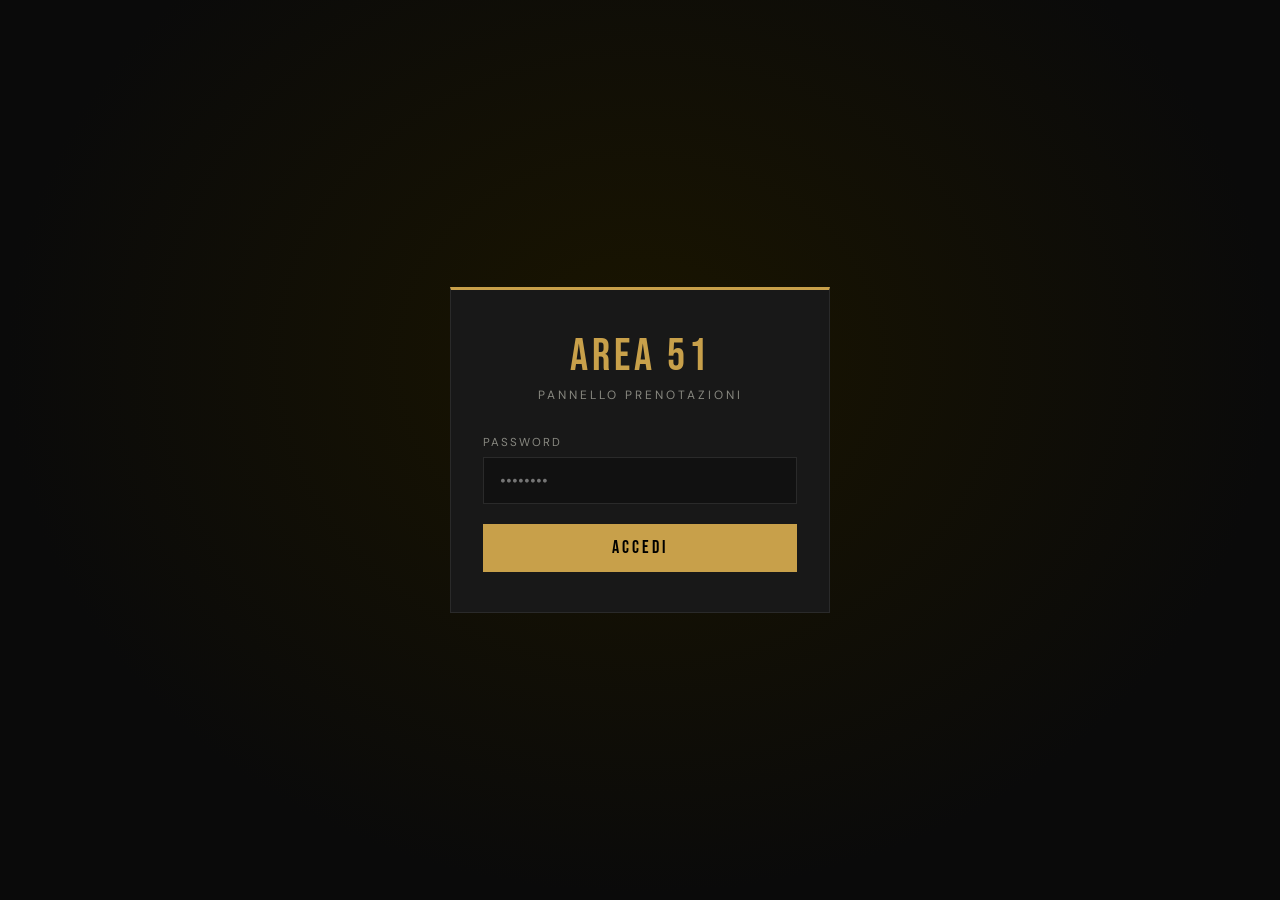
<file: area51-site/admin.html>
<!DOCTYPE html>
<html lang="it">
<head>
  <meta charset="UTF-8"/>
  <meta name="viewport" content="width=device-width, initial-scale=1.0"/>
  <title>Admin — AREA 51 Prenotazioni</title>
  <meta name="robots" content="noindex, nofollow"/>
  <link rel="preconnect" href="https://fonts.googleapis.com"/>
  <link href="https://fonts.googleapis.com/css2?family=Bebas+Neue&family=DM+Sans:wght@300;400;500;600&display=swap" rel="stylesheet"/>
  <style>
    *, *::before, *::after { box-sizing: border-box; margin: 0; padding: 0; }

    :root {
      --bg:       #0a0a0a;
      --surface:  #111111;
      --card:     #181818;
      --border:   #2a2a2a;
      --accent:   #c8a04a;
      --accent2:  #e8b85a;
      --red:      #e05555;
      --green:    #4caf7d;
      --blue:     #5599e8;
      --text:     #f0ede8;
      --muted:    #888880;
      --font-h:   'Bebas Neue', sans-serif;
      --font-b:   'DM Sans', sans-serif;
    }

    body {
      background: var(--bg);
      color: var(--text);
      font-family: var(--font-b);
      min-height: 100vh;
    }

    /* ── LOGIN ── */
    #login-screen {
      min-height: 100vh;
      display: flex;
      align-items: center;
      justify-content: center;
      background: radial-gradient(ellipse at 50% 40%, #1a1500 0%, #0a0a0a 70%);
    }
    .login-box {
      width: 100%;
      max-width: 380px;
      padding: 2.5rem 2rem;
      background: var(--card);
      border: 1px solid var(--border);
      border-top: 3px solid var(--accent);
    }
    .login-logo {
      font-family: var(--font-h);
      font-size: 2.8rem;
      letter-spacing: 4px;
      color: var(--accent);
      text-align: center;
      margin-bottom: 0.25rem;
    }
    .login-sub {
      text-align: center;
      font-size: 0.75rem;
      letter-spacing: 3px;
      text-transform: uppercase;
      color: var(--muted);
      margin-bottom: 2rem;
    }
    .login-box label {
      display: block;
      font-size: 0.72rem;
      letter-spacing: 2px;
      text-transform: uppercase;
      color: var(--muted);
      margin-bottom: 0.4rem;
    }
    .login-box input[type="password"] {
      width: 100%;
      padding: 0.75rem 1rem;
      background: var(--surface);
      border: 1px solid var(--border);
      color: var(--text);
      font-family: var(--font-b);
      font-size: 1rem;
      outline: none;
      transition: border-color .2s;
    }
    .login-box input[type="password"]:focus { border-color: var(--accent); }
    .login-btn {
      width: 100%;
      margin-top: 1.25rem;
      padding: 0.85rem;
      background: var(--accent);
      color: #000;
      font-family: var(--font-h);
      font-size: 1.1rem;
      letter-spacing: 3px;
      border: none;
      cursor: pointer;
      transition: background .2s;
    }
    .login-btn:hover { background: var(--accent2); }
    .login-err {
      margin-top: 0.75rem;
      text-align: center;
      color: var(--red);
      font-size: 0.85rem;
      display: none;
    }

    /* ── DASHBOARD ── */
    #dashboard { display: none; }

    .topbar {
      background: var(--surface);
      border-bottom: 1px solid var(--border);
      padding: 0 2rem;
      height: 56px;
      display: flex;
      align-items: center;
      justify-content: space-between;
      position: sticky;
      top: 0;
      z-index: 100;
    }
    .topbar-logo {
      font-family: var(--font-h);
      font-size: 1.4rem;
      letter-spacing: 4px;
      color: var(--accent);
    }
    .topbar-logo span { color: var(--muted); font-size: 0.85rem; letter-spacing: 2px; margin-left: 0.75rem; font-family: var(--font-b); }
    .logout-btn {
      background: transparent;
      border: 1px solid var(--border);
      color: var(--muted);
      font-family: var(--font-b);
      font-size: 0.8rem;
      letter-spacing: 1px;
      padding: 0.4rem 0.9rem;
      cursor: pointer;
      transition: all .2s;
    }
    .logout-btn:hover { border-color: var(--red); color: var(--red); }

    .main { padding: 2rem; max-width: 1300px; margin: 0 auto; }

    /* ── STATS ── */
    .stats-row {
      display: grid;
      grid-template-columns: repeat(auto-fit, minmax(180px, 1fr));
      gap: 1rem;
      margin-bottom: 2rem;
    }
    .stat-card {
      background: var(--card);
      border: 1px solid var(--border);
      padding: 1.25rem 1.5rem;
      position: relative;
      overflow: hidden;
    }
    .stat-card::before {
      content: '';
      position: absolute;
      top: 0; left: 0; right: 0;
      height: 2px;
      background: var(--accent);
    }
    .stat-card.green::before { background: var(--green); }
    .stat-card.blue::before  { background: var(--blue); }
    .stat-card.red::before   { background: var(--red); }
    .stat-label {
      font-size: 0.7rem;
      letter-spacing: 2px;
      text-transform: uppercase;
      color: var(--muted);
      margin-bottom: 0.5rem;
    }
    .stat-value {
      font-family: var(--font-h);
      font-size: 2.2rem;
      letter-spacing: 2px;
      color: var(--text);
    }

    /* ── TOOLBAR ── */
    .toolbar {
      display: flex;
      align-items: center;
      gap: 1rem;
      margin-bottom: 1.5rem;
      flex-wrap: wrap;
    }
    .toolbar-title {
      font-family: var(--font-h);
      font-size: 1.3rem;
      letter-spacing: 3px;
      color: var(--text);
      flex: 1;
    }
    .filter-input {
      background: var(--card);
      border: 1px solid var(--border);
      color: var(--text);
      font-family: var(--font-b);
      font-size: 0.875rem;
      padding: 0.5rem 0.9rem;
      outline: none;
      width: 220px;
      transition: border-color .2s;
    }
    .filter-input:focus { border-color: var(--accent); }
    .filter-select {
      background: var(--card);
      border: 1px solid var(--border);
      color: var(--text);
      font-family: var(--font-b);
      font-size: 0.875rem;
      padding: 0.5rem 0.9rem;
      outline: none;
      cursor: pointer;
    }
    .refresh-btn {
      background: var(--accent);
      border: none;
      color: #000;
      font-family: var(--font-h);
      font-size: 0.95rem;
      letter-spacing: 2px;
      padding: 0.5rem 1.2rem;
      cursor: pointer;
      transition: background .2s;
    }
    .refresh-btn:hover { background: var(--accent2); }
    .refresh-btn:disabled { opacity: .5; cursor: default; }

    /* ── TABLE ── */
    .table-wrap {
      background: var(--card);
      border: 1px solid var(--border);
      overflow-x: auto;
    }
    table { width: 100%; border-collapse: collapse; }
    thead tr {
      background: var(--surface);
      border-bottom: 2px solid var(--accent);
    }
    th {
      padding: 0.8rem 1rem;
      text-align: left;
      font-size: 0.68rem;
      letter-spacing: 2px;
      text-transform: uppercase;
      color: var(--muted);
      font-weight: 600;
      cursor: pointer;
      user-select: none;
      white-space: nowrap;
    }
    th:hover { color: var(--accent); }
    th.sorted { color: var(--accent); }
    tbody tr {
      border-bottom: 1px solid var(--border);
      transition: background .15s;
    }
    tbody tr:hover { background: rgba(200,160,74,.04); }
    td {
      padding: 0.75rem 1rem;
      font-size: 0.875rem;
      vertical-align: middle;
    }
    .td-nome { font-weight: 500; }
    .td-data { color: var(--accent); font-weight: 500; white-space: nowrap; }
    .td-persone {
      font-family: var(--font-h);
      font-size: 1.1rem;
      letter-spacing: 1px;
    }
    .td-tel a { color: var(--blue); text-decoration: none; }
    .td-tel a:hover { text-decoration: underline; }
    .td-note { color: var(--muted); font-size: 0.8rem; max-width: 200px; }

    /* badge occasione */
    .badge {
      display: inline-block;
      padding: 0.2rem 0.6rem;
      font-size: 0.7rem;
      letter-spacing: 1px;
      border: 1px solid;
      white-space: nowrap;
    }
    .badge-compleanno  { color: #e87aba; border-color: #e87aba44; background: #e87aba11; }
    .badge-anniversario { color: #c87ae8; border-color: #c87ae844; background: #c87ae811; }
    .badge-lavoro      { color: var(--blue); border-color: #5599e844; background: #5599e811; }
    .badge-altro       { color: var(--muted); border-color: var(--border); }

    /* stato */
    .status-dot {
      display: inline-flex;
      align-items: center;
      gap: 0.4rem;
      font-size: 0.78rem;
    }
    .dot {
      width: 7px; height: 7px;
      border-radius: 50%;
      flex-shrink: 0;
    }
    .dot-new    { background: var(--accent); box-shadow: 0 0 6px var(--accent); }
    .dot-today  { background: var(--green);  box-shadow: 0 0 6px var(--green); }
    .dot-past   { background: var(--border); }

    /* azioni */
    .act-btn {
      background: transparent;
      border: 1px solid var(--border);
      color: var(--muted);
      font-size: 0.75rem;
      padding: 0.3rem 0.6rem;
      cursor: pointer;
      transition: all .15s;
      font-family: var(--font-b);
      margin-right: 0.3rem;
    }
    .act-btn:hover { border-color: var(--accent); color: var(--accent); }
    .act-btn.del:hover { border-color: var(--red); color: var(--red); }

    /* empty / loading */
    .empty-row td {
      text-align: center;
      padding: 3rem;
      color: var(--muted);
      font-style: italic;
    }

    /* loading spinner */
    .spinner {
      display: inline-block;
      width: 18px; height: 18px;
      border: 2px solid var(--border);
      border-top-color: var(--accent);
      border-radius: 50%;
      animation: spin .7s linear infinite;
      vertical-align: middle;
      margin-right: 0.5rem;
    }
    @keyframes spin { to { transform: rotate(360deg); } }

    /* toast */
    .toast {
      position: fixed;
      bottom: 2rem; right: 2rem;
      background: var(--card);
      border: 1px solid var(--border);
      border-left: 3px solid var(--green);
      padding: 0.75rem 1.2rem;
      font-size: 0.875rem;
      opacity: 0;
      transform: translateY(10px);
      transition: all .3s;
      z-index: 999;
      pointer-events: none;
    }
    .toast.show { opacity: 1; transform: translateY(0); }
    .toast.err  { border-left-color: var(--red); }

    /* detail modal */
    .modal-overlay {
      position: fixed; inset: 0;
      background: rgba(0,0,0,.75);
      display: none;
      align-items: center;
      justify-content: center;
      z-index: 200;
      padding: 1rem;
    }
    .modal-overlay.open { display: flex; }
    .modal {
      background: var(--card);
      border: 1px solid var(--border);
      border-top: 3px solid var(--accent);
      max-width: 480px;
      width: 100%;
      padding: 2rem;
    }
    .modal h2 {
      font-family: var(--font-h);
      font-size: 1.6rem;
      letter-spacing: 3px;
      color: var(--accent);
      margin-bottom: 1.25rem;
    }
    .detail-row {
      display: flex;
      gap: 1rem;
      margin-bottom: 0.75rem;
      font-size: 0.875rem;
    }
    .detail-key {
      font-size: 0.68rem;
      letter-spacing: 2px;
      text-transform: uppercase;
      color: var(--muted);
      min-width: 90px;
      padding-top: 0.1rem;
    }
    .modal-close {
      margin-top: 1.5rem;
      width: 100%;
      padding: 0.75rem;
      background: transparent;
      border: 1px solid var(--border);
      color: var(--muted);
      font-family: var(--font-b);
      font-size: 0.875rem;
      cursor: pointer;
      transition: all .2s;
    }
    .modal-close:hover { border-color: var(--accent); color: var(--accent); }

    @media (max-width: 600px) {
      .main { padding: 1rem; }
      .filter-input { width: 100%; }
      .topbar { padding: 0 1rem; }
    }
  </style>
</head>
<body>

<!-- ═══════════════════════ LOGIN ═══════════════════════ -->
<div id="login-screen">
  <div class="login-box">
    <div class="login-logo">AREA 51</div>
    <div class="login-sub">Pannello Prenotazioni</div>
    <label for="pwd">Password</label>
    <input type="password" id="pwd" placeholder="••••••••" autocomplete="current-password"/>
    <button class="login-btn" onclick="doLogin()">ACCEDI</button>
    <div class="login-err" id="login-err">Password errata. Riprova.</div>
  </div>
</div>

<!-- ═══════════════════════ DASHBOARD ═══════════════════════ -->
<div id="dashboard">
  <div class="topbar">
    <div class="topbar-logo">AREA 51 <span>/ Admin</span></div>
    <button class="logout-btn" onclick="doLogout()">Esci</button>
  </div>

  <div class="main">

    <!-- Stats -->
    <div class="stats-row">
      <div class="stat-card">
        <div class="stat-label">Totale</div>
        <div class="stat-value" id="st-total">—</div>
      </div>
      <div class="stat-card green">
        <div class="stat-label">Oggi</div>
        <div class="stat-value" id="st-oggi">—</div>
      </div>
      <div class="stat-card blue">
        <div class="stat-label">Prossimi 7gg</div>
        <div class="stat-value" id="st-week">—</div>
      </div>
      <div class="stat-card red">
        <div class="stat-label">Coperti oggi</div>
        <div class="stat-value" id="st-coperti">—</div>
      </div>
    </div>

    <!-- Toolbar -->
    <div class="toolbar">
      <div class="toolbar-title">PRENOTAZIONI</div>
      <input class="filter-input" type="text" id="search" placeholder="Cerca nome, telefono…" oninput="renderTable()"/>
      <select class="filter-select" id="filter-period" onchange="renderTable()">
        <option value="all">Tutte le date</option>
        <option value="today">Solo oggi</option>
        <option value="week">Prossimi 7 giorni</option>
        <option value="future">Future</option>
        <option value="past">Passate</option>
      </select>
      <button class="refresh-btn" id="refresh-btn" onclick="loadData()">↻ AGGIORNA</button>
    </div>

    <!-- Table -->
    <div class="table-wrap">
      <table>
        <thead>
          <tr>
            <th onclick="sortBy('data')">Data ↕</th>
            <th onclick="sortBy('ora')">Ora ↕</th>
            <th onclick="sortBy('nome')">Nome ↕</th>
            <th>Telefono</th>
            <th onclick="sortBy('persone')">Persone ↕</th>
            <th>Occasione</th>
            <th>Stato</th>
            <th>Azioni</th>
          </tr>
        </thead>
        <tbody id="tbody"></tbody>
      </table>
    </div>

  </div><!-- /main -->
</div><!-- /dashboard -->

<!-- Modal dettaglio -->
<div class="modal-overlay" id="modal-overlay" onclick="closeModal(event)">
  <div class="modal">
    <h2>DETTAGLIO</h2>
    <div id="modal-body"></div>
    <button class="modal-close" onclick="closeModal()">Chiudi</button>
  </div>
</div>

<!-- Toast -->
<div class="toast" id="toast"></div>

<script>
'use strict';

/* ── CONFIG ── */
const PASSWORD = 'area1234';
const SB_URL   = 'https://dnyuexpvfoknjsxdqvzl.supabase.co';
const SB_KEY   = 'eyJhbGciOiJIUzI1NiIsInR5cCI6IkpXVCJ9.eyJpc3MiOiJzdXBhYmFzZSIsInJlZiI6ImRueXVleHB2Zm9rbmpzeGRxdnpsIiwicm9sZSI6ImFub24iLCJpYXQiOjE3NzI2NDcwMTQsImV4cCI6MjA4ODIyMzAxNH0.VfLoEzHxs5CcliUtmSJdEygS4Ofl7wr2Z55ZrWCGZQ4';

let allData   = [];
let sortField = 'data';
let sortAsc   = true;

/* ── LOGIN ── */
function doLogin() {
  const val = document.getElementById('pwd').value;
  if (val === PASSWORD) {
    document.getElementById('login-screen').style.display = 'none';
    document.getElementById('dashboard').style.display    = 'block';
    loadData();
  } else {
    document.getElementById('login-err').style.display = 'block';
    document.getElementById('pwd').value = '';
    document.getElementById('pwd').focus();
  }
}
document.getElementById('pwd').addEventListener('keydown', e => {
  if (e.key === 'Enter') doLogin();
});

function doLogout() {
  document.getElementById('dashboard').style.display    = 'none';
  document.getElementById('login-screen').style.display = 'flex';
  document.getElementById('pwd').value = '';
}

/* ── FETCH DATA ── */
async function loadData() {
  const btn = document.getElementById('refresh-btn');
  btn.disabled = true;
  btn.innerHTML = '<span class="spinner"></span> Carico…';

  try {
    const res = await fetch(SB_URL + '/rest/v1/bookings?select=*&order=data.asc,ora.asc', {
      headers: { 'apikey': SB_KEY, 'Authorization': 'Bearer ' + SB_KEY }
    });
    if (!res.ok) throw new Error('HTTP ' + res.status);
    allData = await res.json();
    renderStats();
    renderTable();
    showToast('Dati aggiornati ✓');
  } catch (e) {
    showToast('Errore caricamento dati', true);
    console.error(e);
  } finally {
    btn.disabled = false;
    btn.textContent = '↻ AGGIORNA';
  }
}

/* ── STATS ── */
function renderStats() {
  const today = todayStr();
  const in7   = nextNDays(7);
  const total   = allData.length;
  const oggiArr = allData.filter(r => r.data === today);
  const weekArr = allData.filter(r => r.data >= today && r.data <= in7);
  const coperti = oggiArr.reduce((s, r) => s + (r.persone || 0), 0);
  document.getElementById('st-total').textContent   = total;
  document.getElementById('st-oggi').textContent    = oggiArr.length;
  document.getElementById('st-week').textContent    = weekArr.length;
  document.getElementById('st-coperti').textContent = coperti;
}

/* ── TABLE ── */
function renderTable() {
  const q      = document.getElementById('search').value.toLowerCase().trim();
  const period = document.getElementById('filter-period').value;
  const today  = todayStr();
  const in7    = nextNDays(7);

  let rows = allData.filter(r => {
    if (q) {
      const hay = `${r.nome} ${r.cognome} ${r.telefono} ${r.email || ''}`.toLowerCase();
      if (!hay.includes(q)) return false;
    }
    if (period === 'today')  return r.data === today;
    if (period === 'week')   return r.data >= today && r.data <= in7;
    if (period === 'future') return r.data >= today;
    if (period === 'past')   return r.data < today;
    return true;
  });

  rows.sort((a, b) => {
    let av = a[sortField] ?? '', bv = b[sortField] ?? '';
    if (sortField === 'persone') { av = Number(av); bv = Number(bv); }
    else { av = String(av).toLowerCase(); bv = String(bv).toLowerCase(); }
    if (av < bv) return sortAsc ? -1 : 1;
    if (av > bv) return sortAsc ?  1 : -1;
    return 0;
  });

  const tbody = document.getElementById('tbody');
  if (rows.length === 0) {
    tbody.innerHTML = '<tr class="empty-row"><td colspan="8">Nessuna prenotazione trovata.</td></tr>';
    return;
  }

  tbody.innerHTML = rows.map(r => {
    const dataFmt  = fmtDate(r.data);
    const status   = getStatus(r.data);
    const occ      = badgeOcc(r.occasione);
    return `<tr>
      <td class="td-data">${dataFmt}</td>
      <td>${r.ora || '—'}</td>
      <td class="td-nome">${esc(r.nome)} ${esc(r.cognome)}</td>
      <td class="td-tel"><a href="tel:${esc(r.telefono)}">${esc(r.telefono)}</a></td>
      <td class="td-persone">${r.persone || '—'}</td>
      <td>${occ}</td>
      <td>${status}</td>
      <td>
        <button class="act-btn" onclick='showDetail(${JSON.stringify(r)})'>Dettaglio</button>
        <button class="act-btn del" onclick="deleteRow('${r.id}', '${esc(r.nome)} ${esc(r.cognome)}')">Elimina</button>
      </td>
    </tr>`;
  }).join('');
}

function sortBy(field) {
  if (sortField === field) sortAsc = !sortAsc;
  else { sortField = field; sortAsc = true; }
  renderTable();
}

/* ── DETAIL MODAL ── */
function showDetail(r) {
  const dataFmt = fmtDate(r.data);
  const rows = [
    ['Nome',       `${esc(r.nome)} ${esc(r.cognome)}`],
    ['Data',       dataFmt],
    ['Ora',        r.ora || '—'],
    ['Persone',    r.persone || '—'],
    ['Telefono',   `<a href="tel:${esc(r.telefono)}" style="color:var(--blue)">${esc(r.telefono)}</a>`],
    ['Email',      r.email ? `<a href="mailto:${esc(r.email)}" style="color:var(--blue)">${esc(r.email)}</a>` : '—'],
    ['Occasione',  r.occasione || '—'],
    ['Note',       r.note || '—'],
  ];
  document.getElementById('modal-body').innerHTML = rows.map(([k,v]) =>
    `<div class="detail-row"><span class="detail-key">${k}</span><span>${v}</span></div>`
  ).join('');
  document.getElementById('modal-overlay').classList.add('open');
}

function closeModal(e) {
  if (!e || e.target === document.getElementById('modal-overlay')) {
    document.getElementById('modal-overlay').classList.remove('open');
  }
}

/* ── DELETE ── */
async function deleteRow(id, name) {
  if (!confirm(`Eliminare la prenotazione di ${name}?`)) return;
  try {
    const res = await fetch(`${SB_URL}/rest/v1/bookings?id=eq.${id}`, {
      method: 'DELETE',
      headers: { 'apikey': SB_KEY, 'Authorization': 'Bearer ' + SB_KEY }
    });
    if (!res.ok) throw new Error();
    allData = allData.filter(r => r.id != id);
    renderStats();
    renderTable();
    showToast('Prenotazione eliminata');
  } catch {
    showToast('Errore durante eliminazione', true);
  }
}

/* ── HELPERS ── */
function todayStr() {
  return new Date().toISOString().split('T')[0];
}
function nextNDays(n) {
  const d = new Date();
  d.setDate(d.getDate() + n);
  return d.toISOString().split('T')[0];
}
function fmtDate(str) {
  if (!str) return '—';
  const [y,m,d] = str.split('-');
  return `${d}/${m}/${y}`;
}
function esc(s) {
  return String(s || '').replace(/&/g,'&amp;').replace(/</g,'&lt;').replace(/>/g,'&gt;');
}
function getStatus(data) {
  const today = todayStr();
  if (data === today) return `<span class="status-dot"><span class="dot dot-today"></span> Oggi</span>`;
  if (data > today)   return `<span class="status-dot"><span class="dot dot-new"></span> In arrivo</span>`;
  return `<span class="status-dot"><span class="dot dot-past"></span> Passata</span>`;
}
function badgeOcc(occ) {
  if (!occ) return '';
  const map = {
    'Compleanno': 'badge-compleanno',
    'Anniversario': 'badge-anniversario',
    'Cena di lavoro': 'badge-lavoro',
    'Altro': 'badge-altro'
  };
  const cls = map[occ] || 'badge-altro';
  return `<span class="badge ${cls}">${esc(occ)}</span>`;
}

function showToast(msg, err = false) {
  const t = document.getElementById('toast');
  t.textContent = msg;
  t.className = 'toast show' + (err ? ' err' : '');
  setTimeout(() => { t.className = 'toast'; }, 3000);
}
</script>
</body>
</html>
</file>
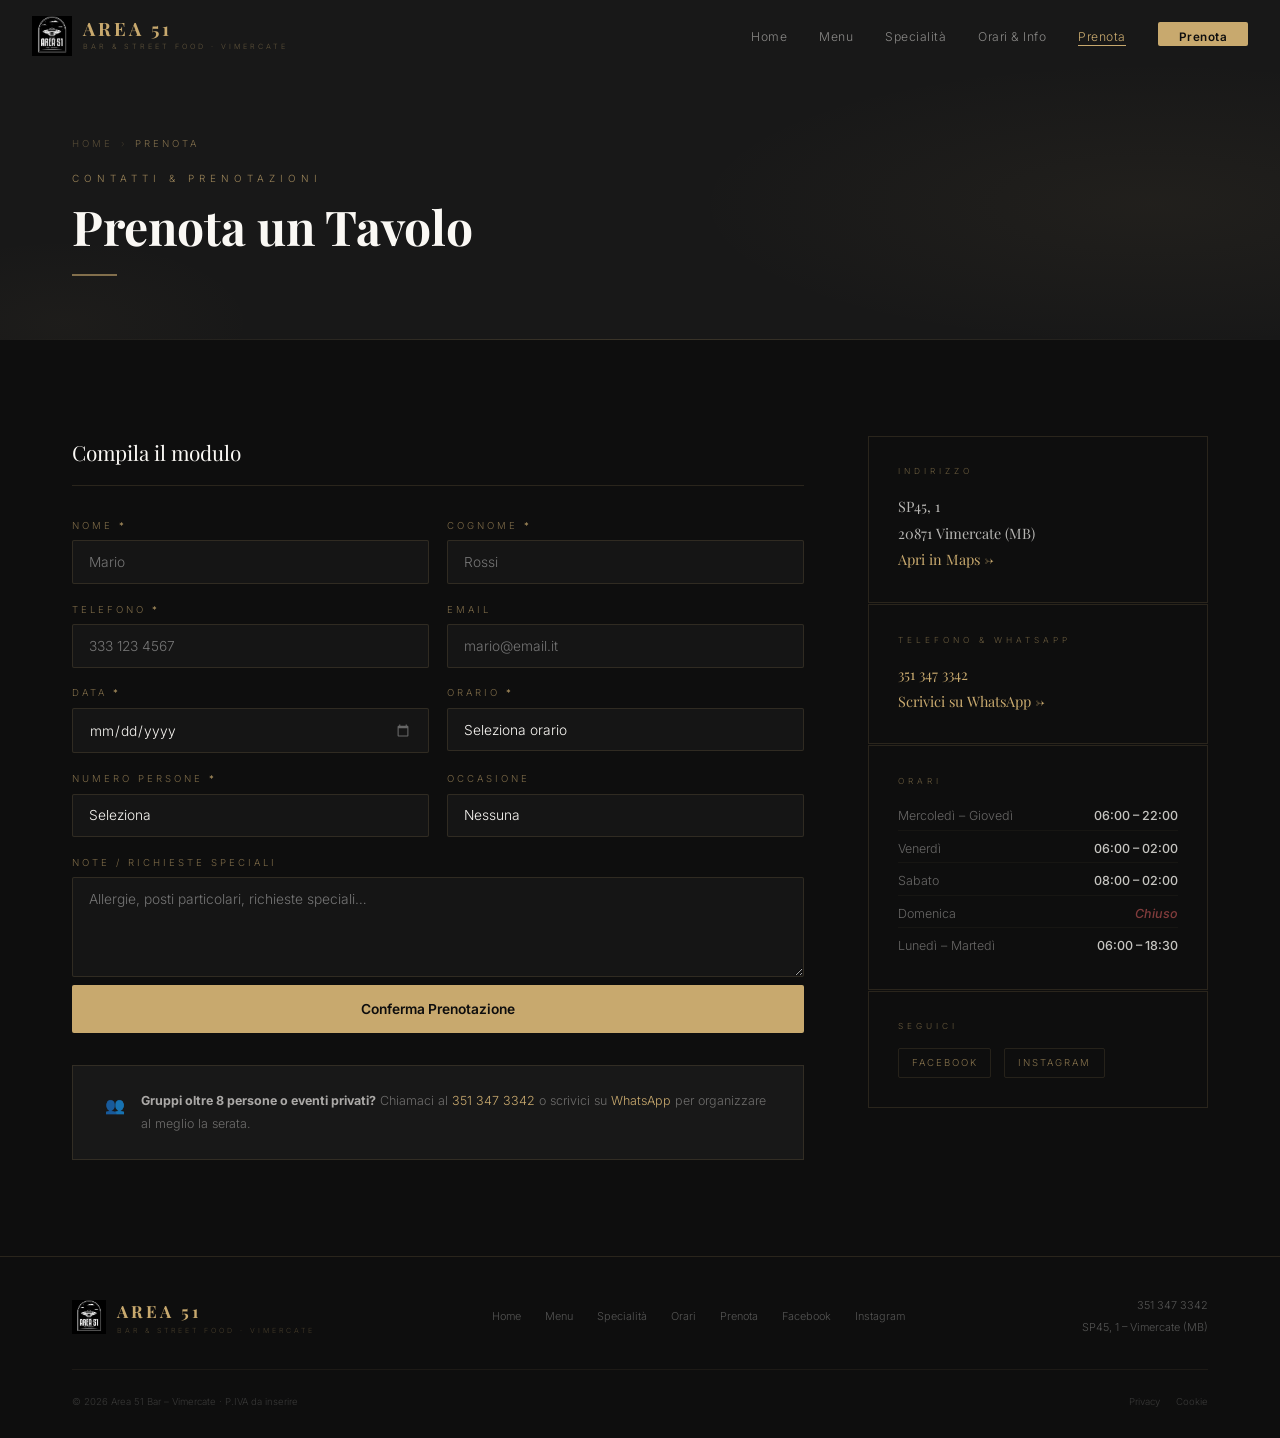
<file: area51-site/contatti.html>
<!DOCTYPE html>
<html lang="it">
<head>
  <meta charset="UTF-8"/>
  <meta name="viewport" content="width=device-width, initial-scale=1.0"/>

  <!-- SEO primario -->
  <title>Prenota un Tavolo – AREA 51 Bar Vimercate</title>
  <meta name="description" content="Prenota il tuo tavolo all'Area 51 Bar di Vimercate. Form online, risposta rapida. Tel: 351 347 3342 — SP45 1, Vimercate MB."/>
  <meta name="keywords" content="bar vimercate, street food vimercate, burger vimercate, pinsa vimercate, aperitivo vimercate, area 51 vimercate"/>
  <meta name="author" content="Area 51 Bar – Vimercate"/>
  <meta name="robots" content="index, follow"/>
  <link rel="canonical" href="https://area51vimercate.it/contatti.html"/>

  <!-- Geo -->
  <meta name="geo.region" content="IT-MB"/>
  <meta name="geo.placename" content="Vimercate"/>
  <meta name="geo.position" content="45.6171;9.3654"/>
  <meta name="ICBM" content="45.6171, 9.3654"/>

  <!-- Open Graph -->
  <meta property="og:type" content="restaurant"/>
  <meta property="og:title" content="Prenota un Tavolo – AREA 51 Bar Vimercate"/>
  <meta property="og:description" content="Prenota il tuo tavolo all'Area 51 Bar di Vimercate. Form online, risposta rapida. Tel: 351 347 3342 — SP45 1, Vimercate MB."/>
  <meta property="og:image" content="https://area51vimercate.it/images/hero-cocktail.png"/>
  <meta property="og:url" content="https://area51vimercate.it/contatti.html"/>
  <meta property="og:site_name" content="Area 51 Bar Vimercate"/>
  <meta property="og:locale" content="it_IT"/>

  <!-- Twitter Card -->
  <meta name="twitter:card" content="summary_large_image"/>
  <meta name="twitter:title" content="Prenota un Tavolo – AREA 51 Bar Vimercate"/>
  <meta name="twitter:description" content="Prenota il tuo tavolo all'Area 51 Bar di Vimercate. Form online, risposta rapida. Tel: 351 347 3342 — SP45 1, Vimercate MB."/>
  <meta name="twitter:image" content="https://area51vimercate.it/images/hero-cocktail.png"/>

  <!-- JSON-LD -->
  <script type="application/ld+json">
  {
    "@context": "https://schema.org",
    "@type": "BarOrPub",
    "name": "Area 51 Bar & Street Food",
    "image": "https://area51vimercate.it/images/hero-cocktail.png",
    "url": "https://area51vimercate.it",
    "telephone": "+393513473342",
    "address": {
      "@type": "PostalAddress",
      "streetAddress": "SP45, 1",
      "addressLocality": "Vimercate",
      "addressRegion": "MB",
      "postalCode": "20871",
      "addressCountry": "IT"
    },
    "geo": {"@type": "GeoCoordinates","latitude": 45.6171,"longitude": 9.3654},
    "openingHoursSpecification": [
      {"@type":"OpeningHoursSpecification","dayOfWeek":["Wednesday","Thursday"],"opens":"06:00","closes":"22:00"},
      {"@type":"OpeningHoursSpecification","dayOfWeek":["Friday"],"opens":"06:00","closes":"02:00"},
      {"@type":"OpeningHoursSpecification","dayOfWeek":["Saturday"],"opens":"08:00","closes":"02:00"},
      {"@type":"OpeningHoursSpecification","dayOfWeek":["Monday","Tuesday"],"opens":"06:00","closes":"18:30"}
    ],
    "servesCuisine": ["Burger","Street Food","Pinsa","Cocktail"],
    "priceRange": "€€",
    "sameAs": [
      "https://www.facebook.com/p/AREA-51-vimercate-61576139318551/",
      "https://www.instagram.com/area51vimercate/"
    ],
    "hasMap": "https://maps.google.com/?q=SP45+1+Vimercate",
    "reservations": "https://area51vimercate.it/contatti.html"
  }
  </script>
  

  <!-- Favicon -->
  <link rel="icon" type="image/png" href="images/logo.png"/>
  <meta name="theme-color" content="#0e0e0e"/>

  <!-- Fonts -->
  <link rel="preconnect" href="https://fonts.googleapis.com"/>
  <link rel="preconnect" href="https://fonts.gstatic.com" crossorigin/>
  <link href="https://fonts.googleapis.com/css2?family=Playfair+Display:ital,wght@0,400;0,700;1,400&family=Inter:wght@300;400;500;600&display=swap" rel="stylesheet"/>

  <!-- Analytics (Umami) -->
  <script defer src="https://cloud.umami.is/script.js" data-website-id="2e6f1b54-01ca-434e-818d-171a9f8963a6"></script>

  <!-- CSS -->
  <link rel="stylesheet" href="css/global.css"/>
  <link rel="stylesheet" href="css/contatti.css"/>
</head>
<body>
<nav id="navbar" role="navigation" aria-label="Navigazione principale">
  <div class="nav-wrap">
    <a href="index.html" class="nav-logo" aria-label="Area 51 Bar – Home">
      <img src="images/logo.png" alt="Area 51 Logo" width="40" height="40" loading="eager"/>
      <div>
        <div class="nav-logo-name">AREA 51</div>
        <div class="nav-logo-sub">Bar &amp; Street Food · Vimercate</div>
      </div>
    </a>
    <ul class="nav-center" id="navCenter">
      <li><a href="index.html">Home</a></li>
      <li><a href="menu.html">Menu</a></li>
      <li><a href="specialita.html">Specialità</a></li>
      <li><a href="info.html">Orari & Info</a></li>
      <li><a href="contatti.html">Prenota</a></li>
      <li><a href="contatti.html" class="nav-cta">Prenota</a></li>
    </ul>
    <button class="hamburger" id="hamburger" onclick="toggleMenu()" aria-label="Apri/chiudi menu" aria-expanded="false">
      <span></span><span></span><span></span>
    </button>
  </div>
</nav>
<div class="nav-overlay" id="navOverlay" onclick="closeMenu()" role="presentation"></div>
<main id="main-content">

<div class="page-hero">
  <div class="container">
    <nav class="breadcrumb" aria-label="Breadcrumb"><a href="index.html">Home</a><span class="sep"> › </span><span class="cur">Prenota</span></nav>
    <span class="eyebrow">Contatti &amp; Prenotazioni</span>
    <h1 class="titolo">Prenota un Tavolo</h1>
    <div class="linea"></div>
  </div>
</div>

<section id="prenotazione" class="sezione" style="background:var(--nero)" aria-labelledby="prenota-h">
  <div class="container">
    <div class="contact-wrap">

      <!-- FORM -->
      <div>
        <div id="formWrap">
          <div class="form-title" id="prenota-h">Compila il modulo</div>
          <div class="fgrid">
            <div class="fg"><label>Nome <span aria-hidden="true">*</span></label><input type="text" id="nome" placeholder="Mario" autocomplete="given-name" required/></div>
            <div class="fg"><label>Cognome <span aria-hidden="true">*</span></label><input type="text" id="cognome" placeholder="Rossi" autocomplete="family-name" required/></div>
            <div class="fg"><label>Telefono <span aria-hidden="true">*</span></label><input type="tel" id="telefono" placeholder="333 123 4567" autocomplete="tel" required/></div>
            <div class="fg"><label>Email</label><input type="email" id="email" placeholder="mario@email.it" autocomplete="email"/></div>
            <div class="fg"><label>Data <span aria-hidden="true">*</span></label><input type="date" id="data" required/></div>
            <div class="fg"><label>Orario <span aria-hidden="true">*</span></label>
              <select id="ora" required>
                <option value="">Seleziona orario</option>
                <option>12:00</option><option>12:30</option><option>13:00</option><option>13:30</option>
                <option>19:00</option><option>19:30</option><option>20:00</option><option>20:30</option>
                <option>21:00</option><option>21:30</option>
              </select>
            </div>
            <div class="fg"><label>Numero Persone <span aria-hidden="true">*</span></label>
              <select id="persone" required>
                <option value="">Seleziona</option>
                <option value="1">1 persona</option><option value="2">2 persone</option>
                <option value="3">3 persone</option><option value="4">4 persone</option>
                <option value="5">5 persone</option><option value="6">6 persone</option>
                <option value="7">7 persone</option><option value="8">8 persone</option>
                <option value="9">9+ persone</option>
              </select>
            </div>
            <div class="fg"><label>Occasione</label>
              <select id="occasione">
                <option value="">Nessuna</option>
                <option>Compleanno</option><option>Anniversario</option>
                <option>Cena di lavoro</option><option>Serata tra amici</option><option>Altro</option>
              </select>
            </div>
            <div class="fg full"><label>Note / Richieste speciali</label><textarea id="note" placeholder="Allergie, posti particolari, richieste speciali…"></textarea></div>
          </div>
          <div class="f-err" id="f-err" role="alert"></div>
          <button class="btn-submit" id="btnSubmit" onclick="prenota()">Conferma Prenotazione</button>
        </div>
        <div class="conferma" id="conferma" role="status" aria-live="polite">
          <div class="conf-ico" aria-hidden="true">✓</div>
          <h3>Prenotazione Ricevuta</h3>
          <p id="conf-msg"></p>
          <p>Ti contatteremo al numero fornito per confermare.<br/>Per info: <a href="tel:+393513473342">351 347 3342</a></p>
          <button class="btn-sm" onclick="nuovaPrenota()">Nuova Prenotazione</button>
        </div>
        <div class="groups-note fade-up">
          <div class="groups-note-ico" aria-hidden="true">👥</div>
          <div class="groups-note-txt"><strong>Gruppi oltre 8 persone o eventi privati?</strong> Chiamaci al <a href="tel:+393513473342">351 347 3342</a> o scrivici su <a href="https://wa.me/393513473342" target="_blank" rel="noopener">WhatsApp</a> per organizzare al meglio la serata.</div>
        </div>
      </div>

      <!-- SIDEBAR INFO -->
      <aside class="contact-sidebar" aria-label="Informazioni di contatto">
        <div class="cs-block">
          <div class="cs-lbl">Indirizzo</div>
          <div class="cs-val">SP45, 1<br/>20871 Vimercate (MB)<br/><a href="https://maps.google.com/?q=SP45+1+Vimercate" target="_blank" rel="noopener">Apri in Maps →</a></div>
        </div>
        <div class="cs-block">
          <div class="cs-lbl">Telefono &amp; WhatsApp</div>
          <div class="cs-val"><a href="tel:+393513473342">351 347 3342</a><br/><a href="https://wa.me/393513473342" target="_blank" rel="noopener">Scrivici su WhatsApp →</a></div>
        </div>
        <div class="cs-block">
          <div class="cs-lbl">Orari</div>
          <div class="cs-orari">
            <div class="cs-or"><span class="cs-og">Mercoledì – Giovedì</span><span class="cs-oo">06:00 – 22:00</span></div>
            <div class="cs-or"><span class="cs-og">Venerdì</span><span class="cs-oo">06:00 – 02:00</span></div>
            <div class="cs-or"><span class="cs-og">Sabato</span><span class="cs-oo">08:00 – 02:00</span></div>
            <div class="cs-or"><span class="cs-og">Domenica</span><span class="cs-oo chiuso">Chiuso</span></div>
            <div class="cs-or"><span class="cs-og">Lunedì – Martedì</span><span class="cs-oo">06:00 – 18:30</span></div>
          </div>
        </div>
        <div class="cs-block">
          <div class="cs-lbl">Seguici</div>
          <div class="cs-social">
            <a href="https://www.facebook.com/p/AREA-51-vimercate-61576139318551/" target="_blank" rel="noopener">Facebook</a>
            <a href="https://www.instagram.com/area51vimercate/" target="_blank" rel="noopener">Instagram</a>
          </div>
        </div>
      </aside>
    </div>
  </div>
</section>

</main>
<footer role="contentinfo">
  <div class="container">
    <div class="ft-inner">
      <div class="ft-logo">
        <img src="images/logo.png" alt="Area 51 Bar Vimercate" width="34" height="34" loading="lazy"/>
        <div>
          <div class="fn">AREA 51</div>
          <div class="fs">Bar &amp; Street Food · Vimercate</div>
        </div>
      </div>
      <nav class="ft-nav" aria-label="Footer navigation">
        <a href="index.html">Home</a>
        <a href="menu.html">Menu</a>
        <a href="specialita.html">Specialità</a>
        <a href="info.html">Orari</a>
        <a href="contatti.html">Prenota</a>
        <a href="https://www.facebook.com/p/AREA-51-vimercate-61576139318551/" target="_blank" rel="noopener">Facebook</a>
        <a href="https://www.instagram.com/area51vimercate/" target="_blank" rel="noopener">Instagram</a>
      </nav>
      <div class="ft-contacts">
        <a href="tel:+393513473342">351 347 3342</a>
        <span>SP45, 1 – Vimercate (MB)</span>
      </div>
    </div>
    <div class="ft-copy">
      <span>© 2026 Area 51 Bar – Vimercate · P.IVA da inserire</span>
      <div class="ft-legal">
        <a href="privacy.html">Privacy</a>
        <a href="cookie.html">Cookie</a>
      </div>
    </div>
  </div>
</footer>
<script src="js/global.js" defer></script>
<script src="js/booking.js" defer></script>
</body>
</html>
</file>
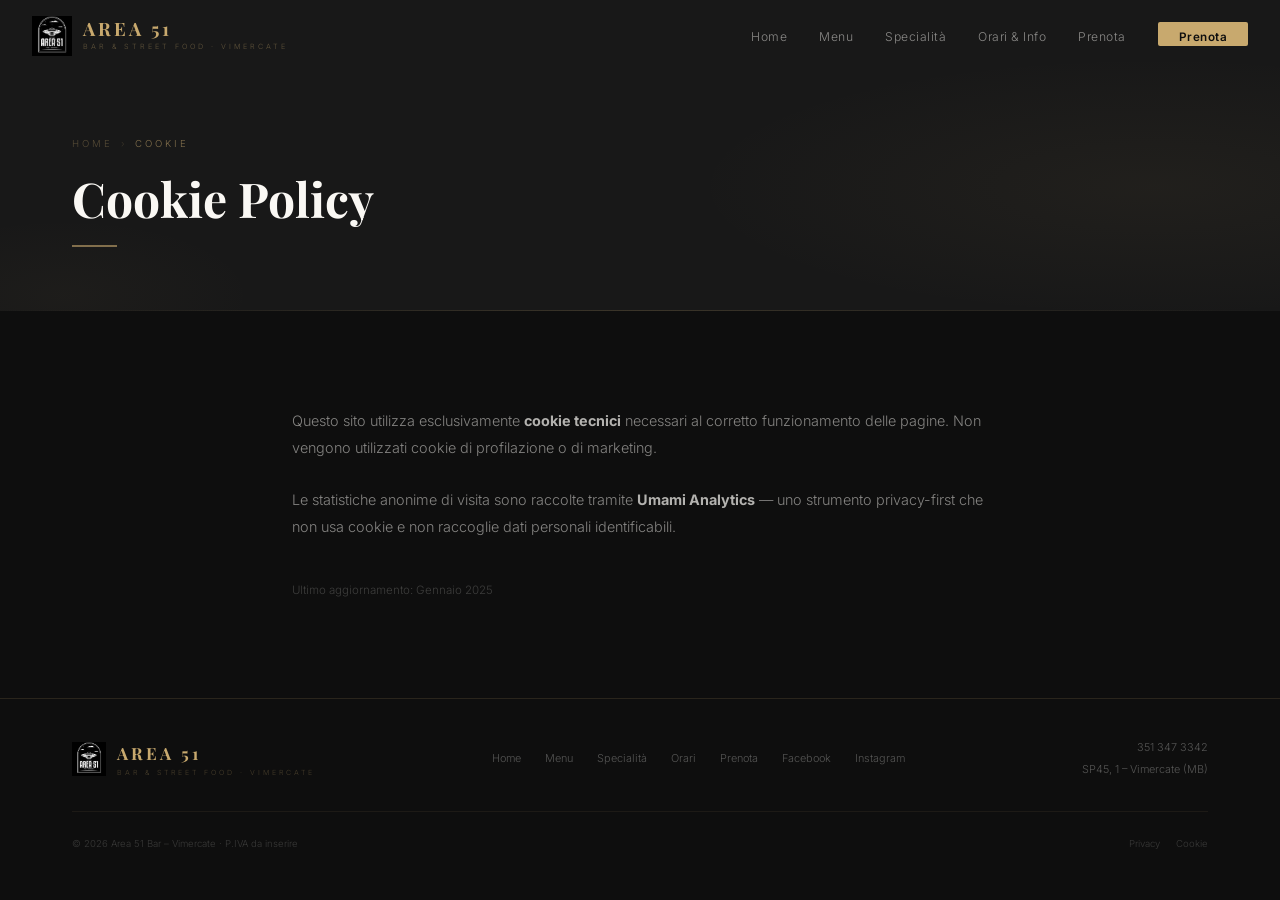
<file: area51-site/cookie.html>
<!DOCTYPE html>
<html lang="it">
<head>
  <meta charset="UTF-8"/>
  <meta name="viewport" content="width=device-width, initial-scale=1.0"/>

  <!-- SEO primario -->
  <title>Cookie Policy – AREA 51 Bar Vimercate</title>
  <meta name="description" content="Cookie policy di Area 51 Bar & Street Food Vimercate."/>
  <meta name="keywords" content="bar vimercate, street food vimercate, burger vimercate, pinsa vimercate, aperitivo vimercate, area 51 vimercate"/>
  <meta name="author" content="Area 51 Bar – Vimercate"/>
  <meta name="robots" content="index, follow"/>
  <link rel="canonical" href="https://area51vimercate.it/cookie.html"/>

  <!-- Geo -->
  <meta name="geo.region" content="IT-MB"/>
  <meta name="geo.placename" content="Vimercate"/>
  <meta name="geo.position" content="45.6171;9.3654"/>
  <meta name="ICBM" content="45.6171, 9.3654"/>

  <!-- Open Graph -->
  <meta property="og:type" content="restaurant"/>
  <meta property="og:title" content="Cookie Policy – AREA 51 Bar Vimercate"/>
  <meta property="og:description" content="Cookie policy di Area 51 Bar & Street Food Vimercate."/>
  <meta property="og:image" content="https://area51vimercate.it/images/hero-cocktail.png"/>
  <meta property="og:url" content="https://area51vimercate.it/cookie.html"/>
  <meta property="og:site_name" content="Area 51 Bar Vimercate"/>
  <meta property="og:locale" content="it_IT"/>

  <!-- Twitter Card -->
  <meta name="twitter:card" content="summary_large_image"/>
  <meta name="twitter:title" content="Cookie Policy – AREA 51 Bar Vimercate"/>
  <meta name="twitter:description" content="Cookie policy di Area 51 Bar & Street Food Vimercate."/>
  <meta name="twitter:image" content="https://area51vimercate.it/images/hero-cocktail.png"/>

  <!-- JSON-LD -->
  <script type="application/ld+json">
  {
    "@context": "https://schema.org",
    "@type": "BarOrPub",
    "name": "Area 51 Bar & Street Food",
    "image": "https://area51vimercate.it/images/hero-cocktail.png",
    "url": "https://area51vimercate.it",
    "telephone": "+393513473342",
    "address": {
      "@type": "PostalAddress",
      "streetAddress": "SP45, 1",
      "addressLocality": "Vimercate",
      "addressRegion": "MB",
      "postalCode": "20871",
      "addressCountry": "IT"
    },
    "geo": {"@type": "GeoCoordinates","latitude": 45.6171,"longitude": 9.3654},
    "openingHoursSpecification": [
      {"@type":"OpeningHoursSpecification","dayOfWeek":["Wednesday","Thursday"],"opens":"06:00","closes":"22:00"},
      {"@type":"OpeningHoursSpecification","dayOfWeek":["Friday"],"opens":"06:00","closes":"02:00"},
      {"@type":"OpeningHoursSpecification","dayOfWeek":["Saturday"],"opens":"08:00","closes":"02:00"},
      {"@type":"OpeningHoursSpecification","dayOfWeek":["Monday","Tuesday"],"opens":"06:00","closes":"18:30"}
    ],
    "servesCuisine": ["Burger","Street Food","Pinsa","Cocktail"],
    "priceRange": "€€",
    "sameAs": [
      "https://www.facebook.com/p/AREA-51-vimercate-61576139318551/",
      "https://www.instagram.com/area51vimercate/"
    ],
    "hasMap": "https://maps.google.com/?q=SP45+1+Vimercate",
    "reservations": "https://area51vimercate.it/contatti.html"
  }
  </script>
  

  <!-- Favicon -->
  <link rel="icon" type="image/png" href="images/logo.png"/>
  <meta name="theme-color" content="#0e0e0e"/>

  <!-- Fonts -->
  <link rel="preconnect" href="https://fonts.googleapis.com"/>
  <link rel="preconnect" href="https://fonts.gstatic.com" crossorigin/>
  <link href="https://fonts.googleapis.com/css2?family=Playfair+Display:ital,wght@0,400;0,700;1,400&family=Inter:wght@300;400;500;600&display=swap" rel="stylesheet"/>

  <!-- Analytics (Umami) -->
  <script defer src="https://cloud.umami.is/script.js" data-website-id="2e6f1b54-01ca-434e-818d-171a9f8963a6"></script>

  <!-- CSS -->
  <link rel="stylesheet" href="css/global.css"/>
  
</head>
<body>
<nav id="navbar" role="navigation" aria-label="Navigazione principale">
  <div class="nav-wrap">
    <a href="index.html" class="nav-logo" aria-label="Area 51 Bar – Home">
      <img src="images/logo.png" alt="Area 51 Logo" width="40" height="40" loading="eager"/>
      <div>
        <div class="nav-logo-name">AREA 51</div>
        <div class="nav-logo-sub">Bar &amp; Street Food · Vimercate</div>
      </div>
    </a>
    <ul class="nav-center" id="navCenter">
      <li><a href="index.html">Home</a></li>
      <li><a href="menu.html">Menu</a></li>
      <li><a href="specialita.html">Specialità</a></li>
      <li><a href="info.html">Orari & Info</a></li>
      <li><a href="contatti.html">Prenota</a></li>
      <li><a href="contatti.html" class="nav-cta">Prenota</a></li>
    </ul>
    <button class="hamburger" id="hamburger" onclick="toggleMenu()" aria-label="Apri/chiudi menu" aria-expanded="false">
      <span></span><span></span><span></span>
    </button>
  </div>
</nav>
<div class="nav-overlay" id="navOverlay" onclick="closeMenu()" role="presentation"></div>
<main id="main-content">

<div class="page-hero">
  <div class="container">
    <nav class="breadcrumb"><a href="index.html">Home</a><span class="sep"> › </span><span class="cur">Cookie</span></nav>
    <h1 class="titolo">Cookie Policy</h1>
    <div class="linea"></div>
  </div>
</div>
<section class="sezione" style="background:var(--nero)">
  <div class="container" style="max-width:760px">
    <div class="fade-up" style="font-size:.9rem;color:rgba(250,248,244,.5);line-height:1.9">
      <p>Questo sito utilizza esclusivamente <strong style="color:rgba(250,248,244,.7)">cookie tecnici</strong> necessari al corretto funzionamento delle pagine. Non vengono utilizzati cookie di profilazione o di marketing.</p>
      <p style="margin-top:1.5rem">Le statistiche anonime di visita sono raccolte tramite <strong style="color:rgba(250,248,244,.7)">Umami Analytics</strong> — uno strumento privacy-first che non usa cookie e non raccoglie dati personali identificabili.</p>
      <p style="margin-top:2.5rem;font-size:.72rem;color:rgba(250,248,244,.2)">Ultimo aggiornamento: Gennaio 2025</p>
    </div>
  </div>
</section>

</main>
<footer role="contentinfo">
  <div class="container">
    <div class="ft-inner">
      <div class="ft-logo">
        <img src="images/logo.png" alt="Area 51 Bar Vimercate" width="34" height="34" loading="lazy"/>
        <div>
          <div class="fn">AREA 51</div>
          <div class="fs">Bar &amp; Street Food · Vimercate</div>
        </div>
      </div>
      <nav class="ft-nav" aria-label="Footer navigation">
        <a href="index.html">Home</a>
        <a href="menu.html">Menu</a>
        <a href="specialita.html">Specialità</a>
        <a href="info.html">Orari</a>
        <a href="contatti.html">Prenota</a>
        <a href="https://www.facebook.com/p/AREA-51-vimercate-61576139318551/" target="_blank" rel="noopener">Facebook</a>
        <a href="https://www.instagram.com/area51vimercate/" target="_blank" rel="noopener">Instagram</a>
      </nav>
      <div class="ft-contacts">
        <a href="tel:+393513473342">351 347 3342</a>
        <span>SP45, 1 – Vimercate (MB)</span>
      </div>
    </div>
    <div class="ft-copy">
      <span>© 2026 Area 51 Bar – Vimercate · P.IVA da inserire</span>
      <div class="ft-legal">
        <a href="privacy.html">Privacy</a>
        <a href="cookie.html">Cookie</a>
      </div>
    </div>
  </div>
</footer>
<script src="js/global.js" defer></script>

</body>
</html>
</file>
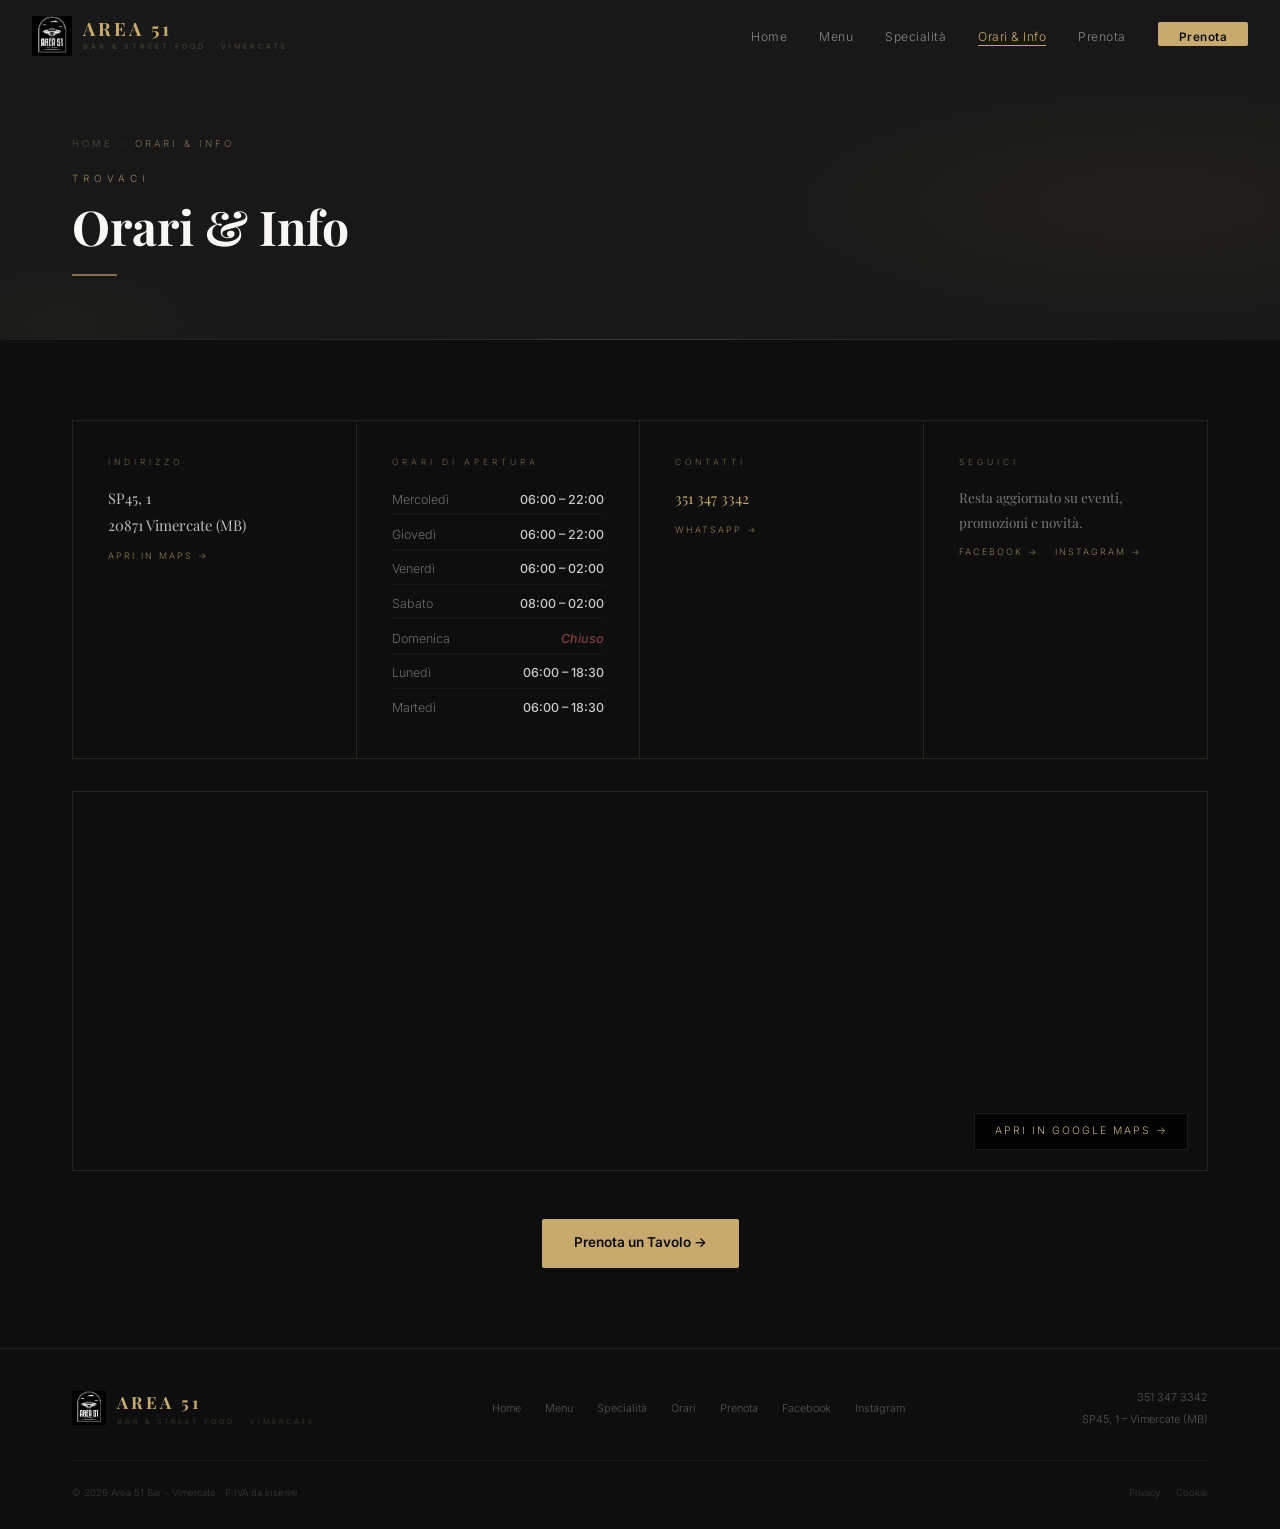
<file: area51-site/info.html>
<!DOCTYPE html>
<html lang="it">
<head>
  <meta charset="UTF-8"/>
  <meta name="viewport" content="width=device-width, initial-scale=1.0"/>

  <!-- SEO primario -->
  <title>Orari & Dove Siamo – AREA 51 Bar Vimercate</title>
  <meta name="description" content="Orari di apertura, indirizzo e contatti di Area 51 Bar Vimercate. SP45 1, 20871 Vimercate MB. Telefono: 351 347 3342."/>
  <meta name="keywords" content="bar vimercate, street food vimercate, burger vimercate, pinsa vimercate, aperitivo vimercate, area 51 vimercate"/>
  <meta name="author" content="Area 51 Bar – Vimercate"/>
  <meta name="robots" content="index, follow"/>
  <link rel="canonical" href="https://area51vimercate.it/info.html"/>

  <!-- Geo -->
  <meta name="geo.region" content="IT-MB"/>
  <meta name="geo.placename" content="Vimercate"/>
  <meta name="geo.position" content="45.6171;9.3654"/>
  <meta name="ICBM" content="45.6171, 9.3654"/>

  <!-- Open Graph -->
  <meta property="og:type" content="restaurant"/>
  <meta property="og:title" content="Orari & Dove Siamo – AREA 51 Bar Vimercate"/>
  <meta property="og:description" content="Orari di apertura, indirizzo e contatti di Area 51 Bar Vimercate. SP45 1, 20871 Vimercate MB. Telefono: 351 347 3342."/>
  <meta property="og:image" content="https://area51vimercate.it/images/hero-cocktail.png"/>
  <meta property="og:url" content="https://area51vimercate.it/info.html"/>
  <meta property="og:site_name" content="Area 51 Bar Vimercate"/>
  <meta property="og:locale" content="it_IT"/>

  <!-- Twitter Card -->
  <meta name="twitter:card" content="summary_large_image"/>
  <meta name="twitter:title" content="Orari & Dove Siamo – AREA 51 Bar Vimercate"/>
  <meta name="twitter:description" content="Orari di apertura, indirizzo e contatti di Area 51 Bar Vimercate. SP45 1, 20871 Vimercate MB. Telefono: 351 347 3342."/>
  <meta name="twitter:image" content="https://area51vimercate.it/images/hero-cocktail.png"/>

  <!-- JSON-LD -->
  <script type="application/ld+json">
  {
    "@context": "https://schema.org",
    "@type": "BarOrPub",
    "name": "Area 51 Bar & Street Food",
    "image": "https://area51vimercate.it/images/hero-cocktail.png",
    "url": "https://area51vimercate.it",
    "telephone": "+393513473342",
    "address": {
      "@type": "PostalAddress",
      "streetAddress": "SP45, 1",
      "addressLocality": "Vimercate",
      "addressRegion": "MB",
      "postalCode": "20871",
      "addressCountry": "IT"
    },
    "geo": {"@type": "GeoCoordinates","latitude": 45.6171,"longitude": 9.3654},
    "openingHoursSpecification": [
      {"@type":"OpeningHoursSpecification","dayOfWeek":["Wednesday","Thursday"],"opens":"06:00","closes":"22:00"},
      {"@type":"OpeningHoursSpecification","dayOfWeek":["Friday"],"opens":"06:00","closes":"02:00"},
      {"@type":"OpeningHoursSpecification","dayOfWeek":["Saturday"],"opens":"08:00","closes":"02:00"},
      {"@type":"OpeningHoursSpecification","dayOfWeek":["Monday","Tuesday"],"opens":"06:00","closes":"18:30"}
    ],
    "servesCuisine": ["Burger","Street Food","Pinsa","Cocktail"],
    "priceRange": "€€",
    "sameAs": [
      "https://www.facebook.com/p/AREA-51-vimercate-61576139318551/",
      "https://www.instagram.com/area51vimercate/"
    ],
    "hasMap": "https://maps.google.com/?q=SP45+1+Vimercate",
    "reservations": "https://area51vimercate.it/contatti.html"
  }
  </script>
  

  <!-- Favicon -->
  <link rel="icon" type="image/png" href="images/logo.png"/>
  <meta name="theme-color" content="#0e0e0e"/>

  <!-- Fonts -->
  <link rel="preconnect" href="https://fonts.googleapis.com"/>
  <link rel="preconnect" href="https://fonts.gstatic.com" crossorigin/>
  <link href="https://fonts.googleapis.com/css2?family=Playfair+Display:ital,wght@0,400;0,700;1,400&family=Inter:wght@300;400;500;600&display=swap" rel="stylesheet"/>

  <!-- Analytics (Umami) -->
  <script defer src="https://cloud.umami.is/script.js" data-website-id="2e6f1b54-01ca-434e-818d-171a9f8963a6"></script>

  <!-- CSS -->
  <link rel="stylesheet" href="css/global.css"/>
  
</head>
<body>
<nav id="navbar" role="navigation" aria-label="Navigazione principale">
  <div class="nav-wrap">
    <a href="index.html" class="nav-logo" aria-label="Area 51 Bar – Home">
      <img src="images/logo.png" alt="Area 51 Logo" width="40" height="40" loading="eager"/>
      <div>
        <div class="nav-logo-name">AREA 51</div>
        <div class="nav-logo-sub">Bar &amp; Street Food · Vimercate</div>
      </div>
    </a>
    <ul class="nav-center" id="navCenter">
      <li><a href="index.html">Home</a></li>
      <li><a href="menu.html">Menu</a></li>
      <li><a href="specialita.html">Specialità</a></li>
      <li><a href="info.html">Orari & Info</a></li>
      <li><a href="contatti.html">Prenota</a></li>
      <li><a href="contatti.html" class="nav-cta">Prenota</a></li>
    </ul>
    <button class="hamburger" id="hamburger" onclick="toggleMenu()" aria-label="Apri/chiudi menu" aria-expanded="false">
      <span></span><span></span><span></span>
    </button>
  </div>
</nav>
<div class="nav-overlay" id="navOverlay" onclick="closeMenu()" role="presentation"></div>
<main id="main-content">

<div class="page-hero">
  <div class="container">
    <nav class="breadcrumb" aria-label="Breadcrumb"><a href="index.html">Home</a><span class="sep"> › </span><span class="cur">Orari &amp; Info</span></nav>
    <span class="eyebrow">Trovaci</span>
    <h1 class="titolo">Orari &amp; Info</h1>
    <div class="linea"></div>
  </div>
</div>

<section id="info" style="padding:5rem 0" aria-label="Orari e informazioni">
  <div class="container">
    <div class="info-grid fade-up">
      <div class="ib"><div class="ib-lbl">Indirizzo</div><div class="ib-val">SP45, 1<br/>20871 Vimercate (MB)</div><a href="https://maps.google.com/?q=SP45+1+Vimercate" target="_blank" rel="noopener" class="ilink">Apri in Maps →</a></div>
      <div class="ib">
        <div class="ib-lbl">Orari di Apertura</div>
        <div class="orari">
          <div class="or"><span class="og">Mercoledì</span><span class="oo">06:00 – 22:00</span></div>
          <div class="or"><span class="og">Giovedì</span><span class="oo">06:00 – 22:00</span></div>
          <div class="or"><span class="og">Venerdì</span><span class="oo">06:00 – 02:00</span></div>
          <div class="or"><span class="og">Sabato</span><span class="oo">08:00 – 02:00</span></div>
          <div class="or"><span class="og">Domenica</span><span class="oo chiuso">Chiuso</span></div>
          <div class="or"><span class="og">Lunedì</span><span class="oo">06:00 – 18:30</span></div>
          <div class="or"><span class="og">Martedì</span><span class="oo">06:00 – 18:30</span></div>
        </div>
      </div>
      <div class="ib"><div class="ib-lbl">Contatti</div><div class="ib-val"><a href="tel:+393513473342">351 347 3342</a></div><a href="https://wa.me/393513473342" target="_blank" rel="noopener" class="ilink">WhatsApp →</a></div>
      <div class="ib"><div class="ib-lbl">Seguici</div><div class="ib-val" style="font-size:.85rem;color:rgba(250,248,244,.45);line-height:1.8;">Resta aggiornato su eventi, promozioni e novità.</div><a href="https://www.facebook.com/p/AREA-51-vimercate-61576139318551/" target="_blank" rel="noopener" class="ilink">Facebook →</a><a href="https://www.instagram.com/area51vimercate/" target="_blank" rel="noopener" class="ilink" style="margin-left:1rem;">Instagram →</a></div>
    </div>
    <div class="map-wrap fade-up">
      <iframe title="Mappa Area 51 Bar Vimercate" src="https://maps.google.com/maps?q=AREA+51,+SP45,+1,+20871+Vimercate+MB&t=&z=16&ie=UTF8&iwloc=&output=embed" width="100%" height="100%" style="border:0;" allowfullscreen loading="lazy" referrerpolicy="no-referrer-when-downgrade"></iframe>
      <a href="https://maps.google.com/?q=Area+51+Bar+SP45+1+Vimercate" target="_blank" rel="noopener" class="map-btn">Apri in Google Maps →</a>
    </div>
    <div class="center fade-up" style="margin-top:3rem">
      <a href="contatti.html" class="btn-gold">Prenota un Tavolo →</a>
    </div>
  </div>
</section>

</main>
<footer role="contentinfo">
  <div class="container">
    <div class="ft-inner">
      <div class="ft-logo">
        <img src="images/logo.png" alt="Area 51 Bar Vimercate" width="34" height="34" loading="lazy"/>
        <div>
          <div class="fn">AREA 51</div>
          <div class="fs">Bar &amp; Street Food · Vimercate</div>
        </div>
      </div>
      <nav class="ft-nav" aria-label="Footer navigation">
        <a href="index.html">Home</a>
        <a href="menu.html">Menu</a>
        <a href="specialita.html">Specialità</a>
        <a href="info.html">Orari</a>
        <a href="contatti.html">Prenota</a>
        <a href="https://www.facebook.com/p/AREA-51-vimercate-61576139318551/" target="_blank" rel="noopener">Facebook</a>
        <a href="https://www.instagram.com/area51vimercate/" target="_blank" rel="noopener">Instagram</a>
      </nav>
      <div class="ft-contacts">
        <a href="tel:+393513473342">351 347 3342</a>
        <span>SP45, 1 – Vimercate (MB)</span>
      </div>
    </div>
    <div class="ft-copy">
      <span>© 2026 Area 51 Bar – Vimercate · P.IVA da inserire</span>
      <div class="ft-legal">
        <a href="privacy.html">Privacy</a>
        <a href="cookie.html">Cookie</a>
      </div>
    </div>
  </div>
</footer>
<script src="js/global.js" defer></script>

</body>
</html>
</file>
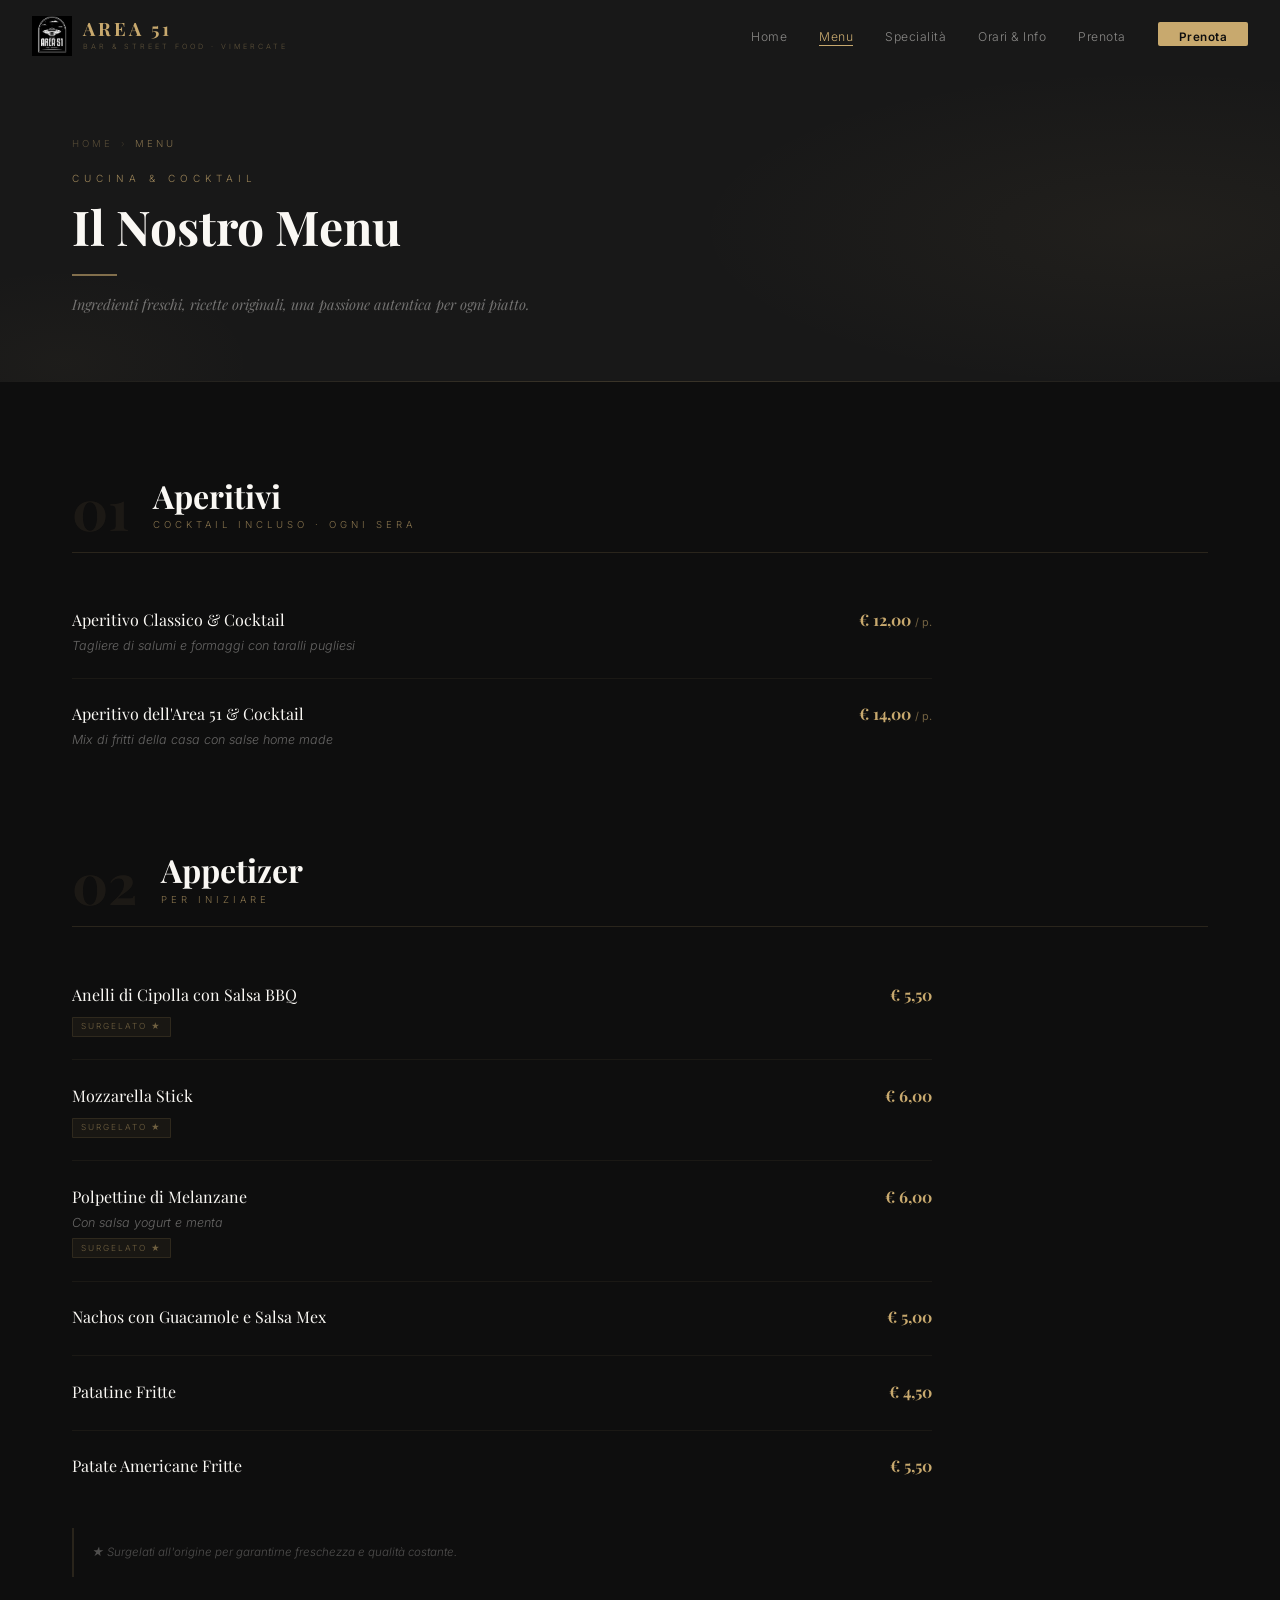
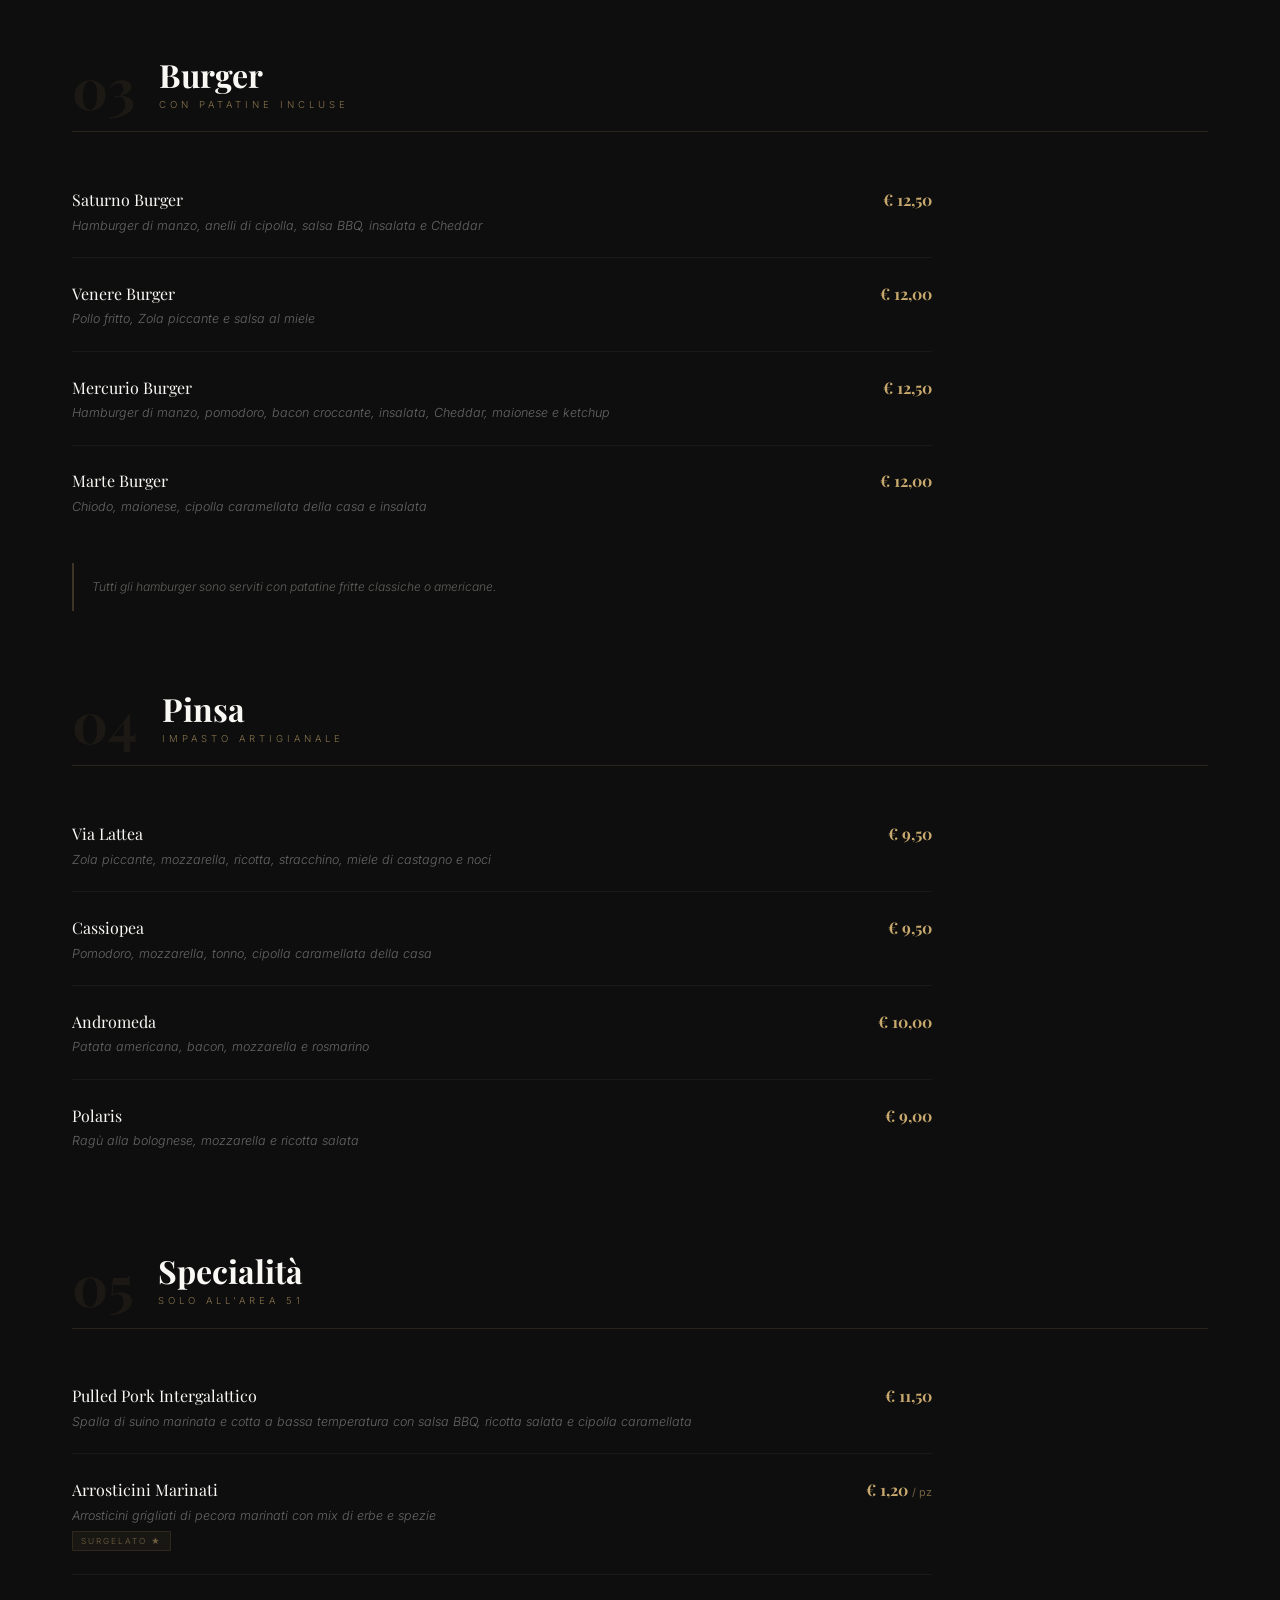
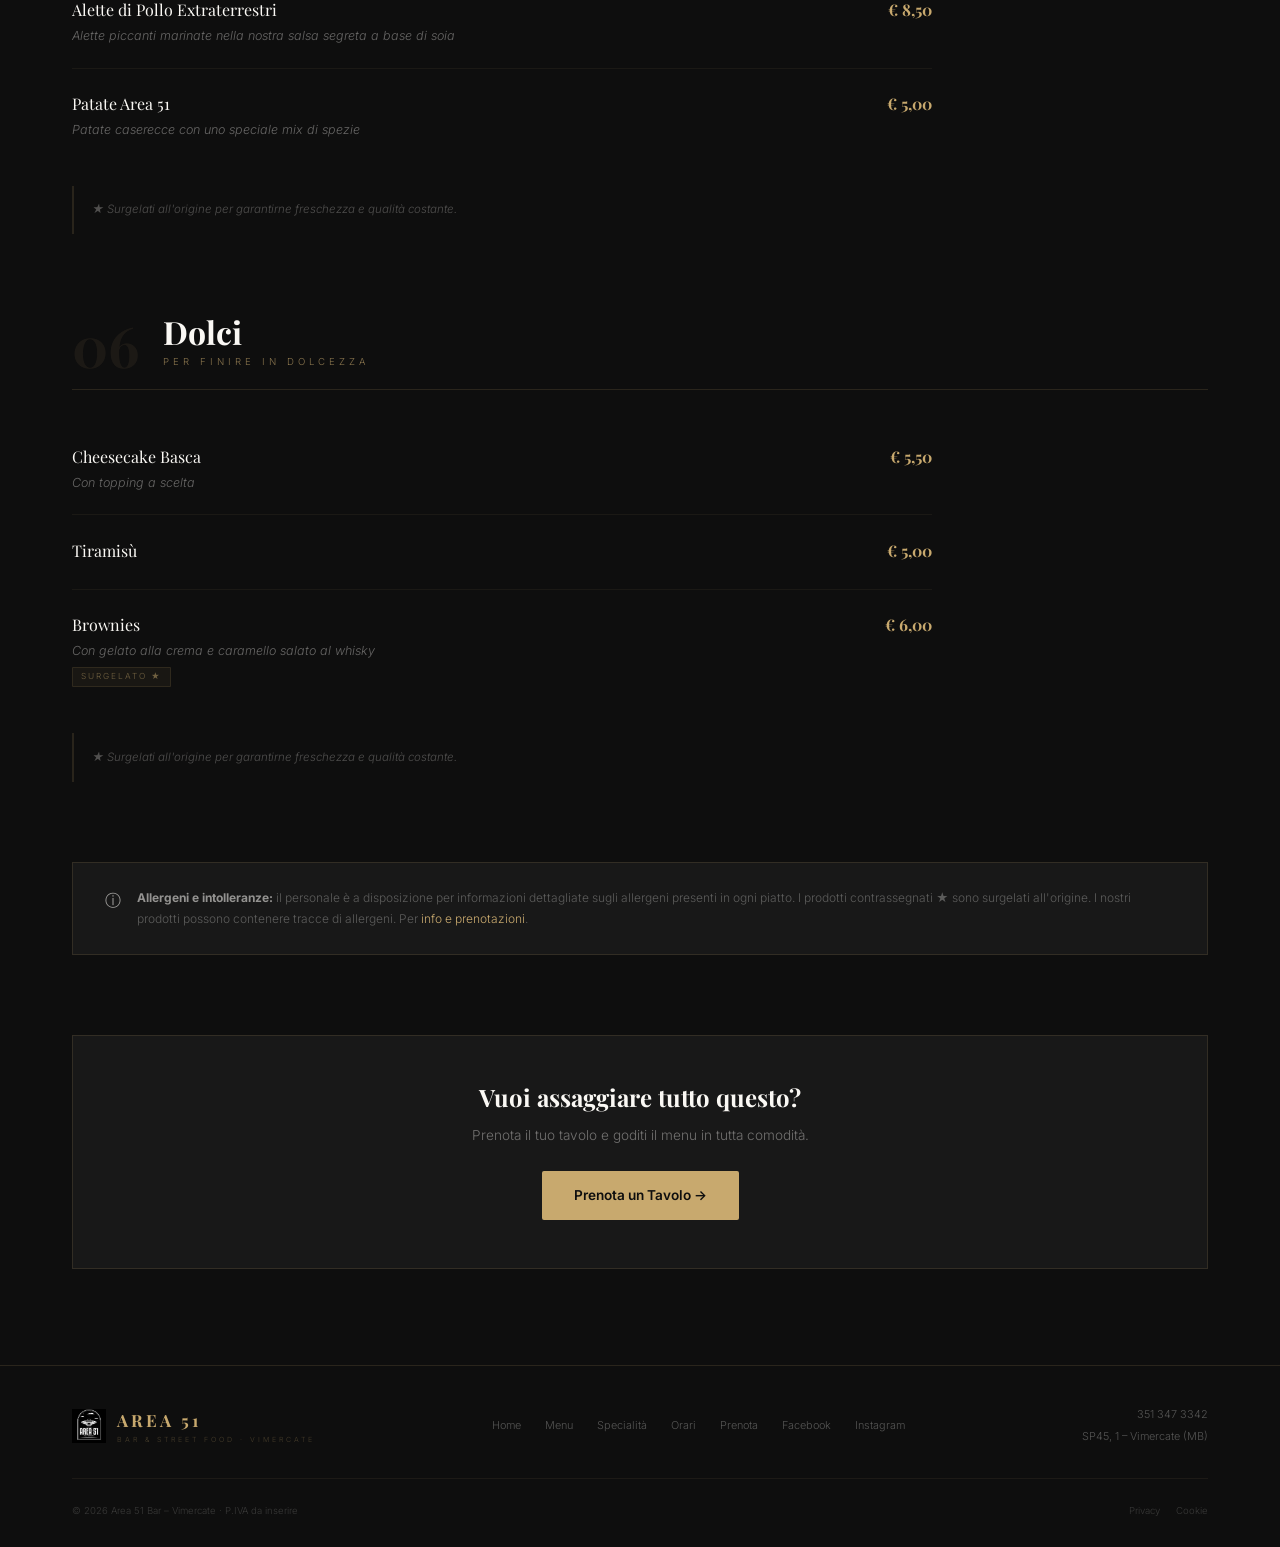
<file: area51-site/menu.html>
<!DOCTYPE html>
<html lang="it">
<head>
  <meta charset="UTF-8"/>
  <meta name="viewport" content="width=device-width, initial-scale=1.0"/>

  <!-- SEO primario -->
  <title>Menu – AREA 51 Bar & Street Food Vimercate | Burger, Pinsa, Specialità</title>
  <meta name="description" content="Menu completo di Area 51 Bar Vimercate: burger stellari, pinse, aperitivi, appetizer, specialità della casa e dolci. Ingredienti freschi, ricette originali."/>
  <meta name="keywords" content="bar vimercate, street food vimercate, burger vimercate, pinsa vimercate, aperitivo vimercate, area 51 vimercate"/>
  <meta name="author" content="Area 51 Bar – Vimercate"/>
  <meta name="robots" content="index, follow"/>
  <link rel="canonical" href="https://area51vimercate.it/menu.html"/>

  <!-- Geo -->
  <meta name="geo.region" content="IT-MB"/>
  <meta name="geo.placename" content="Vimercate"/>
  <meta name="geo.position" content="45.6171;9.3654"/>
  <meta name="ICBM" content="45.6171, 9.3654"/>

  <!-- Open Graph -->
  <meta property="og:type" content="restaurant"/>
  <meta property="og:title" content="Menu – AREA 51 Bar & Street Food Vimercate | Burger, Pinsa, Specialità"/>
  <meta property="og:description" content="Menu completo di Area 51 Bar Vimercate: burger stellari, pinse, aperitivi, appetizer, specialità della casa e dolci. Ingredienti freschi, ricette originali."/>
  <meta property="og:image" content="https://area51vimercate.it/images/hero-cocktail.png"/>
  <meta property="og:url" content="https://area51vimercate.it/menu.html"/>
  <meta property="og:site_name" content="Area 51 Bar Vimercate"/>
  <meta property="og:locale" content="it_IT"/>

  <!-- Twitter Card -->
  <meta name="twitter:card" content="summary_large_image"/>
  <meta name="twitter:title" content="Menu – AREA 51 Bar & Street Food Vimercate | Burger, Pinsa, Specialità"/>
  <meta name="twitter:description" content="Menu completo di Area 51 Bar Vimercate: burger stellari, pinse, aperitivi, appetizer, specialità della casa e dolci. Ingredienti freschi, ricette originali."/>
  <meta name="twitter:image" content="https://area51vimercate.it/images/hero-cocktail.png"/>

  <!-- JSON-LD -->
  <script type="application/ld+json">
  {
    "@context": "https://schema.org",
    "@type": "BarOrPub",
    "name": "Area 51 Bar & Street Food",
    "image": "https://area51vimercate.it/images/hero-cocktail.png",
    "url": "https://area51vimercate.it",
    "telephone": "+393513473342",
    "address": {
      "@type": "PostalAddress",
      "streetAddress": "SP45, 1",
      "addressLocality": "Vimercate",
      "addressRegion": "MB",
      "postalCode": "20871",
      "addressCountry": "IT"
    },
    "geo": {"@type": "GeoCoordinates","latitude": 45.6171,"longitude": 9.3654},
    "openingHoursSpecification": [
      {"@type":"OpeningHoursSpecification","dayOfWeek":["Wednesday","Thursday"],"opens":"06:00","closes":"22:00"},
      {"@type":"OpeningHoursSpecification","dayOfWeek":["Friday"],"opens":"06:00","closes":"02:00"},
      {"@type":"OpeningHoursSpecification","dayOfWeek":["Saturday"],"opens":"08:00","closes":"02:00"},
      {"@type":"OpeningHoursSpecification","dayOfWeek":["Monday","Tuesday"],"opens":"06:00","closes":"18:30"}
    ],
    "servesCuisine": ["Burger","Street Food","Pinsa","Cocktail"],
    "priceRange": "€€",
    "sameAs": [
      "https://www.facebook.com/p/AREA-51-vimercate-61576139318551/",
      "https://www.instagram.com/area51vimercate/"
    ],
    "hasMap": "https://maps.google.com/?q=SP45+1+Vimercate",
    "reservations": "https://area51vimercate.it/contatti.html"
  }
  </script>
  

  <!-- Favicon -->
  <link rel="icon" type="image/png" href="images/logo.png"/>
  <meta name="theme-color" content="#0e0e0e"/>

  <!-- Fonts -->
  <link rel="preconnect" href="https://fonts.googleapis.com"/>
  <link rel="preconnect" href="https://fonts.gstatic.com" crossorigin/>
  <link href="https://fonts.googleapis.com/css2?family=Playfair+Display:ital,wght@0,400;0,700;1,400&family=Inter:wght@300;400;500;600&display=swap" rel="stylesheet"/>

  <!-- Analytics (Umami) -->
  <script defer src="https://cloud.umami.is/script.js" data-website-id="2e6f1b54-01ca-434e-818d-171a9f8963a6"></script>

  <!-- CSS -->
  <link rel="stylesheet" href="css/global.css"/>
  <link rel="stylesheet" href="css/menu.css"/>
</head>
<body>
<nav id="navbar" role="navigation" aria-label="Navigazione principale">
  <div class="nav-wrap">
    <a href="index.html" class="nav-logo" aria-label="Area 51 Bar – Home">
      <img src="images/logo.png" alt="Area 51 Logo" width="40" height="40" loading="eager"/>
      <div>
        <div class="nav-logo-name">AREA 51</div>
        <div class="nav-logo-sub">Bar &amp; Street Food · Vimercate</div>
      </div>
    </a>
    <ul class="nav-center" id="navCenter">
      <li><a href="index.html">Home</a></li>
      <li><a href="menu.html">Menu</a></li>
      <li><a href="specialita.html">Specialità</a></li>
      <li><a href="info.html">Orari & Info</a></li>
      <li><a href="contatti.html">Prenota</a></li>
      <li><a href="contatti.html" class="nav-cta">Prenota</a></li>
    </ul>
    <button class="hamburger" id="hamburger" onclick="toggleMenu()" aria-label="Apri/chiudi menu" aria-expanded="false">
      <span></span><span></span><span></span>
    </button>
  </div>
</nav>
<div class="nav-overlay" id="navOverlay" onclick="closeMenu()" role="presentation"></div>
<main id="main-content">

<div class="page-hero">
  <div class="container">
    <nav class="breadcrumb" aria-label="Breadcrumb"><a href="index.html">Home</a><span class="sep"> › </span><span class="cur">Menu</span></nav>
    <span class="eyebrow">Cucina &amp; Cocktail</span>
    <h1 class="titolo">Il Nostro Menu</h1>
    <div class="linea"></div>
    <p class="menu-page-sub">Ingredienti freschi, ricette originali, una passione autentica per ogni piatto.</p>
  </div>
</div>

<div class="sezione" style="background:var(--nero)">
  <div class="container">

    <div class="cat-block fade-up">
      <div class="cat-header"><div class="cat-num">01</div><div class="cat-info"><div class="cat-title">Aperitivi</div><div class="cat-sub">Cocktail incluso · ogni sera</div></div></div>
      <div class="menu-list">
        <div class="menu-item"><div class="mi-left"><div class="mi-name">Aperitivo Classico &amp; Cocktail</div><div class="mi-desc">Tagliere di salumi e formaggi con taralli pugliesi</div></div><div class="mi-right"><span class="mi-price">€ 12,00</span> <span class="mi-unit">/ p.</span></div></div>
        <div class="menu-item"><div class="mi-left"><div class="mi-name">Aperitivo dell'Area 51 &amp; Cocktail</div><div class="mi-desc">Mix di fritti della casa con salse home made</div></div><div class="mi-right"><span class="mi-price">€ 14,00</span> <span class="mi-unit">/ p.</span></div></div>
      </div>
    </div>

    <div class="cat-block fade-up">
      <div class="cat-header"><div class="cat-num">02</div><div class="cat-info"><div class="cat-title">Appetizer</div><div class="cat-sub">Per iniziare</div></div></div>
      <div class="menu-list">
        <div class="menu-item"><div class="mi-left"><div class="mi-name">Anelli di Cipolla con Salsa BBQ</div><span class="mi-badge">surgelato ★</span></div><div class="mi-right"><span class="mi-price">€ 5,50</span></div></div>
        <div class="menu-item"><div class="mi-left"><div class="mi-name">Mozzarella Stick</div><span class="mi-badge">surgelato ★</span></div><div class="mi-right"><span class="mi-price">€ 6,00</span></div></div>
        <div class="menu-item"><div class="mi-left"><div class="mi-name">Polpettine di Melanzane</div><div class="mi-desc">Con salsa yogurt e menta</div><span class="mi-badge">surgelato ★</span></div><div class="mi-right"><span class="mi-price">€ 6,00</span></div></div>
        <div class="menu-item"><div class="mi-left"><div class="mi-name">Nachos con Guacamole e Salsa Mex</div></div><div class="mi-right"><span class="mi-price">€ 5,00</span></div></div>
        <div class="menu-item"><div class="mi-left"><div class="mi-name">Patatine Fritte</div></div><div class="mi-right"><span class="mi-price">€ 4,50</span></div></div>
        <div class="menu-item"><div class="mi-left"><div class="mi-name">Patate Americane Fritte</div></div><div class="mi-right"><span class="mi-price">€ 5,50</span></div></div>
      </div>
      <p class="cat-note">★ Surgelati all'origine per garantirne freschezza e qualità costante.</p>
    </div>

    <div class="cat-block fade-up">
      <div class="cat-header"><div class="cat-num">03</div><div class="cat-info"><div class="cat-title">Burger</div><div class="cat-sub">Con patatine incluse</div></div></div>
      <div class="menu-list">
        <div class="menu-item"><div class="mi-left"><div class="mi-name">Saturno Burger</div><div class="mi-desc">Hamburger di manzo, anelli di cipolla, salsa BBQ, insalata e Cheddar</div></div><div class="mi-right"><span class="mi-price">€ 12,50</span></div></div>
        <div class="menu-item"><div class="mi-left"><div class="mi-name">Venere Burger</div><div class="mi-desc">Pollo fritto, Zola piccante e salsa al miele</div></div><div class="mi-right"><span class="mi-price">€ 12,00</span></div></div>
        <div class="menu-item"><div class="mi-left"><div class="mi-name">Mercurio Burger</div><div class="mi-desc">Hamburger di manzo, pomodoro, bacon croccante, insalata, Cheddar, maionese e ketchup</div></div><div class="mi-right"><span class="mi-price">€ 12,50</span></div></div>
        <div class="menu-item"><div class="mi-left"><div class="mi-name">Marte Burger</div><div class="mi-desc">Chiodo, maionese, cipolla caramellata della casa e insalata</div></div><div class="mi-right"><span class="mi-price">€ 12,00</span></div></div>
      </div>
      <p class="cat-aside">Tutti gli hamburger sono serviti con patatine fritte classiche o americane.</p>
    </div>

    <div class="cat-block fade-up">
      <div class="cat-header"><div class="cat-num">04</div><div class="cat-info"><div class="cat-title">Pinsa</div><div class="cat-sub">Impasto artigianale</div></div></div>
      <div class="menu-list">
        <div class="menu-item"><div class="mi-left"><div class="mi-name">Via Lattea</div><div class="mi-desc">Zola piccante, mozzarella, ricotta, stracchino, miele di castagno e noci</div></div><div class="mi-right"><span class="mi-price">€ 9,50</span></div></div>
        <div class="menu-item"><div class="mi-left"><div class="mi-name">Cassiopea</div><div class="mi-desc">Pomodoro, mozzarella, tonno, cipolla caramellata della casa</div></div><div class="mi-right"><span class="mi-price">€ 9,50</span></div></div>
        <div class="menu-item"><div class="mi-left"><div class="mi-name">Andromeda</div><div class="mi-desc">Patata americana, bacon, mozzarella e rosmarino</div></div><div class="mi-right"><span class="mi-price">€ 10,00</span></div></div>
        <div class="menu-item"><div class="mi-left"><div class="mi-name">Polaris</div><div class="mi-desc">Ragù alla bolognese, mozzarella e ricotta salata</div></div><div class="mi-right"><span class="mi-price">€ 9,00</span></div></div>
      </div>
    </div>

    <div class="cat-block fade-up">
      <div class="cat-header"><div class="cat-num">05</div><div class="cat-info"><div class="cat-title">Specialità</div><div class="cat-sub">Solo all'Area 51</div></div></div>
      <div class="menu-list">
        <div class="menu-item"><div class="mi-left"><div class="mi-name">Pulled Pork Intergalattico</div><div class="mi-desc">Spalla di suino marinata e cotta a bassa temperatura con salsa BBQ, ricotta salata e cipolla caramellata</div></div><div class="mi-right"><span class="mi-price">€ 11,50</span></div></div>
        <div class="menu-item"><div class="mi-left"><div class="mi-name">Arrosticini Marinati</div><div class="mi-desc">Arrosticini grigliati di pecora marinati con mix di erbe e spezie</div><span class="mi-badge">surgelato ★</span></div><div class="mi-right"><span class="mi-price">€ 1,20</span> <span class="mi-unit">/ pz</span></div></div>
        <div class="menu-item"><div class="mi-left"><div class="mi-name">Alette di Pollo Extraterrestri</div><div class="mi-desc">Alette piccanti marinate nella nostra salsa segreta a base di soia</div></div><div class="mi-right"><span class="mi-price">€ 8,50</span></div></div>
        <div class="menu-item"><div class="mi-left"><div class="mi-name">Patate Area 51</div><div class="mi-desc">Patate caserecce con uno speciale mix di spezie</div></div><div class="mi-right"><span class="mi-price">€ 5,00</span></div></div>
      </div>
      <p class="cat-note">★ Surgelati all'origine per garantirne freschezza e qualità costante.</p>
    </div>

    <div class="cat-block fade-up">
      <div class="cat-header"><div class="cat-num">06</div><div class="cat-info"><div class="cat-title">Dolci</div><div class="cat-sub">Per finire in dolcezza</div></div></div>
      <div class="menu-list">
        <div class="menu-item"><div class="mi-left"><div class="mi-name">Cheesecake Basca</div><div class="mi-desc">Con topping a scelta</div></div><div class="mi-right"><span class="mi-price">€ 5,50</span></div></div>
        <div class="menu-item"><div class="mi-left"><div class="mi-name">Tiramisù</div></div><div class="mi-right"><span class="mi-price">€ 5,00</span></div></div>
        <div class="menu-item"><div class="mi-left"><div class="mi-name">Brownies</div><div class="mi-desc">Con gelato alla crema e caramello salato al whisky</div><span class="mi-badge">surgelato ★</span></div><div class="mi-right"><span class="mi-price">€ 6,00</span></div></div>
      </div>
      <p class="cat-note">★ Surgelati all'origine per garantirne freschezza e qualità costante.</p>
    </div>

    <div class="allergens-box fade-up">
      <div class="allergens-box-icon" aria-hidden="true">ⓘ</div>
      <div class="allergens-box-text">
        <strong style="color:rgba(250,248,244,.55)">Allergeni e intolleranze:</strong> il personale è a disposizione per informazioni dettagliate sugli allergeni presenti in ogni piatto. I prodotti contrassegnati ★ sono surgelati all'origine. I nostri prodotti possono contenere tracce di allergeni. Per <a href="contatti.html">info e prenotazioni</a>.
      </div>
    </div>

    <div class="menu-cta-strip fade-up">
      <h3 class="titolo">Vuoi assaggiare tutto questo?</h3>
      <p>Prenota il tuo tavolo e goditi il menu in tutta comodità.</p>
      <a href="contatti.html" class="btn-gold">Prenota un Tavolo →</a>
    </div>

  </div>
</div>

</main>
<footer role="contentinfo">
  <div class="container">
    <div class="ft-inner">
      <div class="ft-logo">
        <img src="images/logo.png" alt="Area 51 Bar Vimercate" width="34" height="34" loading="lazy"/>
        <div>
          <div class="fn">AREA 51</div>
          <div class="fs">Bar &amp; Street Food · Vimercate</div>
        </div>
      </div>
      <nav class="ft-nav" aria-label="Footer navigation">
        <a href="index.html">Home</a>
        <a href="menu.html">Menu</a>
        <a href="specialita.html">Specialità</a>
        <a href="info.html">Orari</a>
        <a href="contatti.html">Prenota</a>
        <a href="https://www.facebook.com/p/AREA-51-vimercate-61576139318551/" target="_blank" rel="noopener">Facebook</a>
        <a href="https://www.instagram.com/area51vimercate/" target="_blank" rel="noopener">Instagram</a>
      </nav>
      <div class="ft-contacts">
        <a href="tel:+393513473342">351 347 3342</a>
        <span>SP45, 1 – Vimercate (MB)</span>
      </div>
    </div>
    <div class="ft-copy">
      <span>© 2026 Area 51 Bar – Vimercate · P.IVA da inserire</span>
      <div class="ft-legal">
        <a href="privacy.html">Privacy</a>
        <a href="cookie.html">Cookie</a>
      </div>
    </div>
  </div>
</footer>
<script src="js/global.js" defer></script>

</body>
</html>
</file>
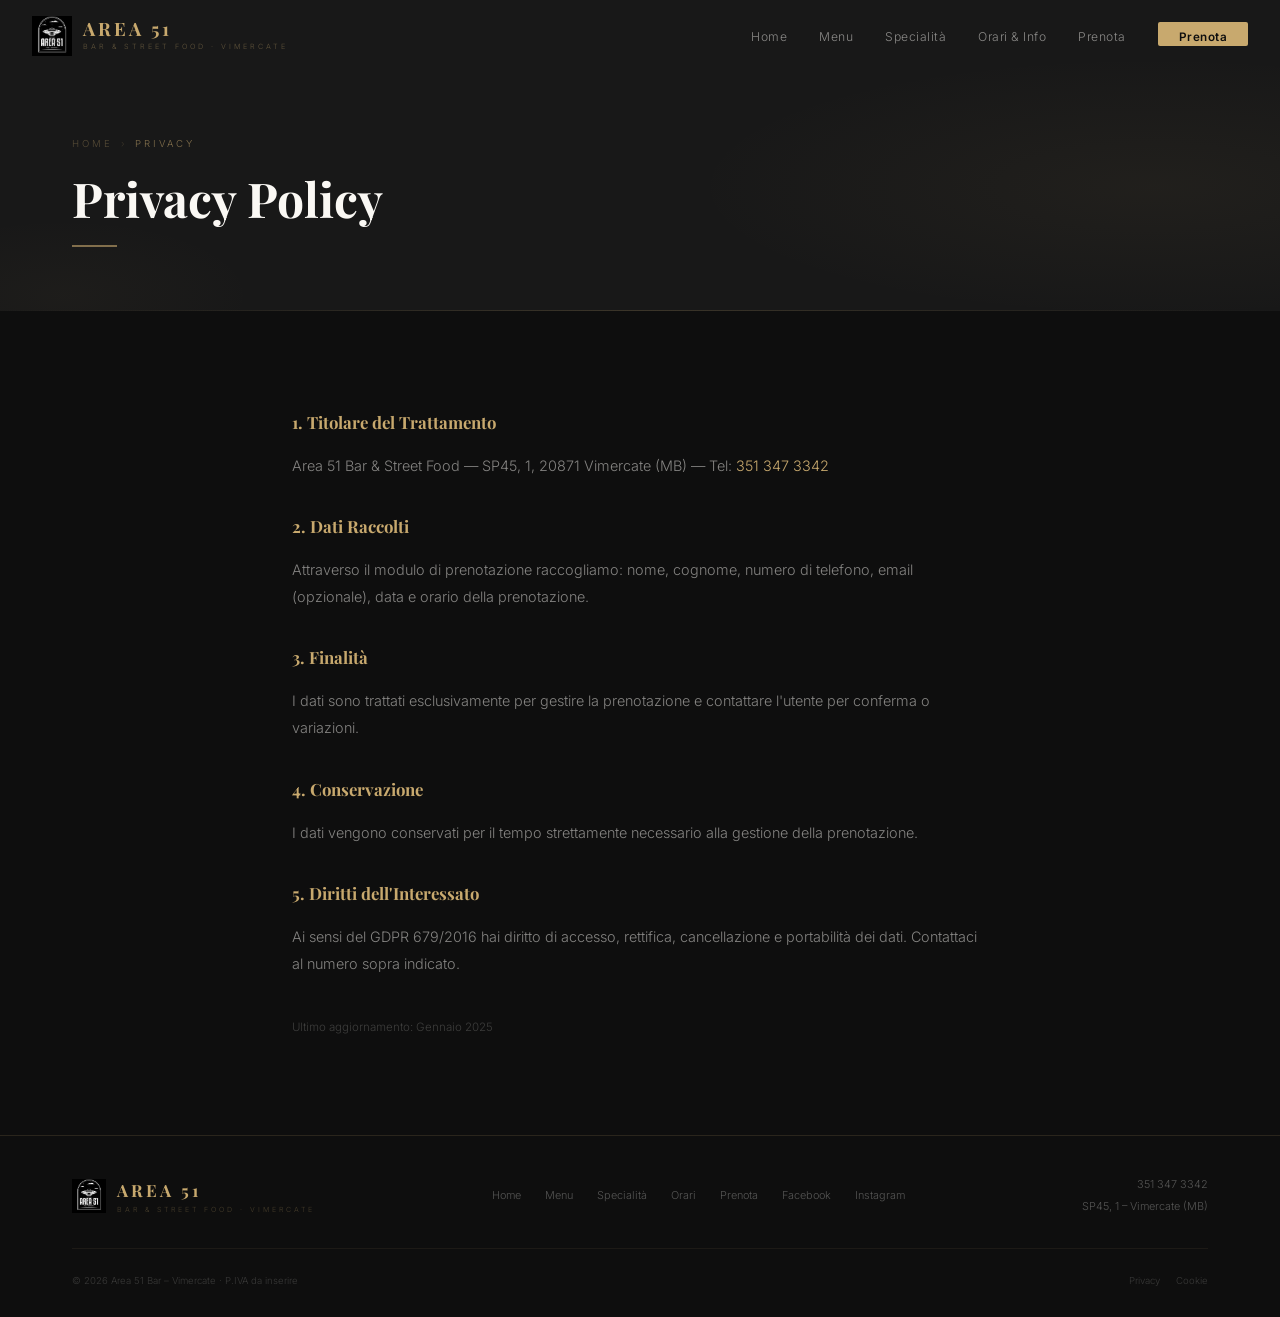
<file: area51-site/privacy.html>
<!DOCTYPE html>
<html lang="it">
<head>
  <meta charset="UTF-8"/>
  <meta name="viewport" content="width=device-width, initial-scale=1.0"/>

  <!-- SEO primario -->
  <title>Privacy Policy – AREA 51 Bar Vimercate</title>
  <meta name="description" content="Informativa sul trattamento dei dati personali di Area 51 Bar & Street Food Vimercate."/>
  <meta name="keywords" content="bar vimercate, street food vimercate, burger vimercate, pinsa vimercate, aperitivo vimercate, area 51 vimercate"/>
  <meta name="author" content="Area 51 Bar – Vimercate"/>
  <meta name="robots" content="index, follow"/>
  <link rel="canonical" href="https://area51vimercate.it/privacy.html"/>

  <!-- Geo -->
  <meta name="geo.region" content="IT-MB"/>
  <meta name="geo.placename" content="Vimercate"/>
  <meta name="geo.position" content="45.6171;9.3654"/>
  <meta name="ICBM" content="45.6171, 9.3654"/>

  <!-- Open Graph -->
  <meta property="og:type" content="restaurant"/>
  <meta property="og:title" content="Privacy Policy – AREA 51 Bar Vimercate"/>
  <meta property="og:description" content="Informativa sul trattamento dei dati personali di Area 51 Bar & Street Food Vimercate."/>
  <meta property="og:image" content="https://area51vimercate.it/images/hero-cocktail.png"/>
  <meta property="og:url" content="https://area51vimercate.it/privacy.html"/>
  <meta property="og:site_name" content="Area 51 Bar Vimercate"/>
  <meta property="og:locale" content="it_IT"/>

  <!-- Twitter Card -->
  <meta name="twitter:card" content="summary_large_image"/>
  <meta name="twitter:title" content="Privacy Policy – AREA 51 Bar Vimercate"/>
  <meta name="twitter:description" content="Informativa sul trattamento dei dati personali di Area 51 Bar & Street Food Vimercate."/>
  <meta name="twitter:image" content="https://area51vimercate.it/images/hero-cocktail.png"/>

  <!-- JSON-LD -->
  <script type="application/ld+json">
  {
    "@context": "https://schema.org",
    "@type": "BarOrPub",
    "name": "Area 51 Bar & Street Food",
    "image": "https://area51vimercate.it/images/hero-cocktail.png",
    "url": "https://area51vimercate.it",
    "telephone": "+393513473342",
    "address": {
      "@type": "PostalAddress",
      "streetAddress": "SP45, 1",
      "addressLocality": "Vimercate",
      "addressRegion": "MB",
      "postalCode": "20871",
      "addressCountry": "IT"
    },
    "geo": {"@type": "GeoCoordinates","latitude": 45.6171,"longitude": 9.3654},
    "openingHoursSpecification": [
      {"@type":"OpeningHoursSpecification","dayOfWeek":["Wednesday","Thursday"],"opens":"06:00","closes":"22:00"},
      {"@type":"OpeningHoursSpecification","dayOfWeek":["Friday"],"opens":"06:00","closes":"02:00"},
      {"@type":"OpeningHoursSpecification","dayOfWeek":["Saturday"],"opens":"08:00","closes":"02:00"},
      {"@type":"OpeningHoursSpecification","dayOfWeek":["Monday","Tuesday"],"opens":"06:00","closes":"18:30"}
    ],
    "servesCuisine": ["Burger","Street Food","Pinsa","Cocktail"],
    "priceRange": "€€",
    "sameAs": [
      "https://www.facebook.com/p/AREA-51-vimercate-61576139318551/",
      "https://www.instagram.com/area51vimercate/"
    ],
    "hasMap": "https://maps.google.com/?q=SP45+1+Vimercate",
    "reservations": "https://area51vimercate.it/contatti.html"
  }
  </script>
  

  <!-- Favicon -->
  <link rel="icon" type="image/png" href="images/logo.png"/>
  <meta name="theme-color" content="#0e0e0e"/>

  <!-- Fonts -->
  <link rel="preconnect" href="https://fonts.googleapis.com"/>
  <link rel="preconnect" href="https://fonts.gstatic.com" crossorigin/>
  <link href="https://fonts.googleapis.com/css2?family=Playfair+Display:ital,wght@0,400;0,700;1,400&family=Inter:wght@300;400;500;600&display=swap" rel="stylesheet"/>

  <!-- Analytics (Umami) -->
  <script defer src="https://cloud.umami.is/script.js" data-website-id="2e6f1b54-01ca-434e-818d-171a9f8963a6"></script>

  <!-- CSS -->
  <link rel="stylesheet" href="css/global.css"/>
  
</head>
<body>
<nav id="navbar" role="navigation" aria-label="Navigazione principale">
  <div class="nav-wrap">
    <a href="index.html" class="nav-logo" aria-label="Area 51 Bar – Home">
      <img src="images/logo.png" alt="Area 51 Logo" width="40" height="40" loading="eager"/>
      <div>
        <div class="nav-logo-name">AREA 51</div>
        <div class="nav-logo-sub">Bar &amp; Street Food · Vimercate</div>
      </div>
    </a>
    <ul class="nav-center" id="navCenter">
      <li><a href="index.html">Home</a></li>
      <li><a href="menu.html">Menu</a></li>
      <li><a href="specialita.html">Specialità</a></li>
      <li><a href="info.html">Orari & Info</a></li>
      <li><a href="contatti.html">Prenota</a></li>
      <li><a href="contatti.html" class="nav-cta">Prenota</a></li>
    </ul>
    <button class="hamburger" id="hamburger" onclick="toggleMenu()" aria-label="Apri/chiudi menu" aria-expanded="false">
      <span></span><span></span><span></span>
    </button>
  </div>
</nav>
<div class="nav-overlay" id="navOverlay" onclick="closeMenu()" role="presentation"></div>
<main id="main-content">

<div class="page-hero">
  <div class="container">
    <nav class="breadcrumb"><a href="index.html">Home</a><span class="sep"> › </span><span class="cur">Privacy</span></nav>
    <h1 class="titolo">Privacy Policy</h1>
    <div class="linea"></div>
  </div>
</div>
<section class="sezione" style="background:var(--nero)">
  <div class="container" style="max-width:760px">
    <div class="fade-up" style="font-size:.9rem;color:rgba(250,248,244,.5);line-height:1.9">
      <h2 style="font-family:var(--serif);font-size:1.05rem;color:var(--oro);margin-bottom:.8rem;font-weight:700">1. Titolare del Trattamento</h2>
      <p>Area 51 Bar &amp; Street Food — SP45, 1, 20871 Vimercate (MB) — Tel: <a href="tel:+393513473342" style="color:var(--oro)">351 347 3342</a></p>
      <h2 style="font-family:var(--serif);font-size:1.05rem;color:var(--oro);margin:2rem 0 .8rem;font-weight:700">2. Dati Raccolti</h2>
      <p>Attraverso il modulo di prenotazione raccogliamo: nome, cognome, numero di telefono, email (opzionale), data e orario della prenotazione.</p>
      <h2 style="font-family:var(--serif);font-size:1.05rem;color:var(--oro);margin:2rem 0 .8rem;font-weight:700">3. Finalità</h2>
      <p>I dati sono trattati esclusivamente per gestire la prenotazione e contattare l'utente per conferma o variazioni.</p>
      <h2 style="font-family:var(--serif);font-size:1.05rem;color:var(--oro);margin:2rem 0 .8rem;font-weight:700">4. Conservazione</h2>
      <p>I dati vengono conservati per il tempo strettamente necessario alla gestione della prenotazione.</p>
      <h2 style="font-family:var(--serif);font-size:1.05rem;color:var(--oro);margin:2rem 0 .8rem;font-weight:700">5. Diritti dell'Interessato</h2>
      <p>Ai sensi del GDPR 679/2016 hai diritto di accesso, rettifica, cancellazione e portabilità dei dati. Contattaci al numero sopra indicato.</p>
      <p style="margin-top:2.5rem;font-size:.72rem;color:rgba(250,248,244,.2)">Ultimo aggiornamento: Gennaio 2025</p>
    </div>
  </div>
</section>

</main>
<footer role="contentinfo">
  <div class="container">
    <div class="ft-inner">
      <div class="ft-logo">
        <img src="images/logo.png" alt="Area 51 Bar Vimercate" width="34" height="34" loading="lazy"/>
        <div>
          <div class="fn">AREA 51</div>
          <div class="fs">Bar &amp; Street Food · Vimercate</div>
        </div>
      </div>
      <nav class="ft-nav" aria-label="Footer navigation">
        <a href="index.html">Home</a>
        <a href="menu.html">Menu</a>
        <a href="specialita.html">Specialità</a>
        <a href="info.html">Orari</a>
        <a href="contatti.html">Prenota</a>
        <a href="https://www.facebook.com/p/AREA-51-vimercate-61576139318551/" target="_blank" rel="noopener">Facebook</a>
        <a href="https://www.instagram.com/area51vimercate/" target="_blank" rel="noopener">Instagram</a>
      </nav>
      <div class="ft-contacts">
        <a href="tel:+393513473342">351 347 3342</a>
        <span>SP45, 1 – Vimercate (MB)</span>
      </div>
    </div>
    <div class="ft-copy">
      <span>© 2026 Area 51 Bar – Vimercate · P.IVA da inserire</span>
      <div class="ft-legal">
        <a href="privacy.html">Privacy</a>
        <a href="cookie.html">Cookie</a>
      </div>
    </div>
  </div>
</footer>
<script src="js/global.js" defer></script>

</body>
</html>
</file>
<file: area51-site/css/global.css>
/* ══════════════════════════════════════════════════════
   AREA 51 BAR & STREET FOOD
   css/global.css — shared across all pages
   Reset · Variables · Nav · Footer · Utilities
   ══════════════════════════════════════════════════════ */

*, *::before, *::after { margin: 0; padding: 0; box-sizing: border-box; }

:root {
  --nero:    #0e0e0e;
  --nero2:   #181818;
  --oro:     #c8a96e;
  --oro2:    #e8c98e;
  --oro3:    #a08040;
  --bianco:  #faf8f4;
  --testo:   #d0c8b8;
  --border:  rgba(200,169,110,0.15);
  --serif:   'Playfair Display', Georgia, serif;
  --sans:    'Inter', sans-serif;
  --nav-h:   72px;
  --ease:    cubic-bezier(0.4,0,0.2,1);
}

html  { scroll-behavior: smooth; }
body  {
  background: var(--nero); color: var(--bianco);
  font-family: var(--sans); font-weight: 300;
  line-height: 1.6; overflow-x: hidden;
  -webkit-font-smoothing: antialiased;
}
a   { text-decoration: none; color: inherit; }
img { display: block; max-width: 100%; }
ul, ol { list-style: none; }
button { font-family: inherit; cursor: pointer; }
::selection { background: var(--oro); color: var(--nero); }
::-webkit-scrollbar { width: 4px; }
::-webkit-scrollbar-thumb { background: var(--oro3); }

/* ── Layout ── */
.container { max-width: 1200px; margin: 0 auto; padding: 0 2rem; }
.sezione   { padding: 6rem 0; }
.center    { text-align: center; }

/* ── Typography ── */
.eyebrow { display: block; font-size: .62rem; letter-spacing: 5px; text-transform: uppercase; color: var(--oro); opacity: .75; margin-bottom: .8rem; }
.titolo  { font-family: var(--serif); font-size: clamp(1.8rem,4.5vw,3rem); font-weight: 700; line-height: 1.15; color: var(--bianco); }
.linea   { width: 45px; height: 2px; background: var(--oro); margin-top: 1.2rem; opacity: .6; }
.linea.cx { margin-left: auto; margin-right: auto; }

/* ── Buttons ── */
.btn-gold  { background: var(--oro); color: var(--nero); padding: .85rem 2rem; font-size: .85rem; font-weight: 600; border: none; border-radius: 2px; transition: background .3s, transform .3s; display: inline-block; white-space: nowrap; }
.btn-gold:hover  { background: var(--oro2); transform: translateY(-2px); }
.btn-ghost { background: transparent; color: var(--bianco); padding: .85rem 2rem; font-size: .85rem; border: 1px solid rgba(250,248,244,.35); border-radius: 2px; transition: border-color .3s, color .3s, transform .3s; display: inline-block; white-space: nowrap; }
.btn-ghost:hover { border-color: var(--oro); color: var(--oro); transform: translateY(-2px); }
.btn-sm { background: transparent; border: 1px solid rgba(200,169,110,.3); color: var(--oro); padding: .7rem 1.8rem; font-size: .82rem; border-radius: 2px; margin-top: 1rem; transition: background .3s; }
.btn-sm:hover { background: rgba(200,169,110,.08); }
.ilink { display: inline-block; margin-top: .7rem; font-size: .56rem; letter-spacing: 2px; text-transform: uppercase; color: var(--oro); opacity: .7; transition: opacity .3s; }
.ilink:hover { opacity: 1; }

/* ── Animations ── */
@keyframes fadeUp { from { opacity: 0; transform: translateY(20px); } to { opacity: 1; transform: none; } }
.fade-up { opacity: 0; transform: translateY(24px); transition: opacity .7s ease, transform .7s ease; }
.fade-up.vis { opacity: 1; transform: none; }

/* ══════════════════════════════════════════════════════
   NAVBAR
   ══════════════════════════════════════════════════════ */
#navbar {
  position: fixed; top: 0; left: 0; right: 0; z-index: 9999;
  transition: all .4s ease;
}
#navbar.scrolled {
  background: rgba(14,14,14,.97);
  backdrop-filter: blur(16px); -webkit-backdrop-filter: blur(16px);
  border-bottom: 1px solid var(--border);
  box-shadow: 0 2px 30px rgba(0,0,0,.35);
}
.nav-wrap { max-width: 1300px; margin: 0 auto; padding: 1rem 2rem; display: flex; align-items: center; justify-content: space-between; gap: 1rem; }
.nav-logo { display: flex; align-items: center; gap: .7rem; flex-shrink: 0; }
.nav-logo img { width: 40px; height: 40px; object-fit: contain; filter: invert(1); flex-shrink: 0; }
.nav-logo-name { font-family: var(--serif); font-size: 1.15rem; font-weight: 700; color: var(--oro); letter-spacing: 3px; line-height: 1; }
.nav-logo-sub  { font-size: .45rem; letter-spacing: 3px; color: rgba(200,169,110,.4); text-transform: uppercase; margin-top: 3px; }

.nav-center { display: flex; align-items: center; gap: 2rem; }
.nav-center a {
  font-size: .76rem; letter-spacing: .5px;
  color: rgba(250,248,244,.5); transition: color .3s; white-space: nowrap;
  position: relative; padding-bottom: 2px;
}
.nav-center a::after {
  content: ''; position: absolute; bottom: 0; left: 0; right: 0;
  height: 1px; background: var(--oro);
  transform: scaleX(0); transform-origin: center;
  transition: transform .3s var(--ease);
}
.nav-center a:hover,
.nav-center a.active { color: var(--oro); }
.nav-center a:hover::after,
.nav-center a.active::after { transform: scaleX(1); }

.nav-cta {
  background: var(--oro); color: var(--nero) !important;
  padding: .5rem 1.3rem; font-size: .73rem !important;
  font-weight: 600; border-radius: 2px;
  transition: background .3s !important;
}
.nav-cta:hover { background: var(--oro2) !important; }
.nav-cta::after { display: none !important; }

.hamburger { display: none; flex-direction: column; gap: 5px; background: none; border: none; padding: 4px; flex-shrink: 0; }
.hamburger span { display: block; width: 22px; height: 1.5px; background: var(--oro); transition: all .3s; }
.hamburger.open span:nth-child(1) { transform: translateY(6.5px) rotate(45deg); }
.hamburger.open span:nth-child(2) { opacity: 0; }
.hamburger.open span:nth-child(3) { transform: translateY(-6.5px) rotate(-45deg); }

.nav-overlay { display: none; position: fixed; inset: 0; background: rgba(0,0,0,.6); z-index: 9998; opacity: 0; transition: opacity .4s ease; pointer-events: none; }
.nav-overlay.show { display: block; opacity: 1; pointer-events: auto; }
body.menu-open { overflow: hidden; }

/* ══════════════════════════════════════════════════════
   PAGE HERO (inner pages)
   ══════════════════════════════════════════════════════ */
.page-hero {
  padding: calc(var(--nav-h) + 4rem) 0 4rem;
  background: var(--nero2); position: relative; overflow: hidden;
}
.page-hero::before {
  content: ''; position: absolute; inset: 0; pointer-events: none;
  background:
    radial-gradient(ellipse 60% 70% at 90% 60%, rgba(200,169,110,.05) 0%, transparent 60%),
    radial-gradient(ellipse 30% 50% at 5% 95%, rgba(200,169,110,.03) 0%, transparent 50%);
}
.page-hero::after {
  content: ''; position: absolute; bottom: 0; left: 0; right: 0;
  height: 1px;
  background: linear-gradient(90deg, transparent, rgba(200,169,110,.2), transparent);
}
.breadcrumb {
  display: flex; align-items: center; gap: .5rem; margin-bottom: 1.2rem;
  font-size: .6rem; letter-spacing: 3px; text-transform: uppercase;
  color: rgba(200,169,110,.35);
}
.breadcrumb a:hover { color: var(--oro); }
.breadcrumb .sep { color: rgba(200,169,110,.2); }
.breadcrumb .cur { color: rgba(200,169,110,.6); }

/* ══════════════════════════════════════════════════════
   INFO GRID (shared: home + info page)
   ══════════════════════════════════════════════════════ */
.info-grid { display: grid; grid-template-columns: repeat(4,1fr); border: 1px solid var(--border); }
.ib { padding: 2.2rem; border-right: 1px solid var(--border); transition: background .3s; }
.ib:last-child { border-right: none; }
.ib:hover { background: rgba(200,169,110,.03); }
.ib-lbl { font-size: .53rem; letter-spacing: 4px; text-transform: uppercase; color: rgba(200,169,110,.55); margin-bottom: 1rem; }
.ib-val { font-family: var(--serif); font-size: .92rem; color: rgba(250,248,244,.75); line-height: 1.8; }
.ib-val a { color: var(--oro); }
.orari { display: flex; flex-direction: column; gap: .3rem; }
.or { display: flex; justify-content: space-between; font-size: .78rem; padding: .28rem 0; border-bottom: 1px solid rgba(200,169,110,.06); }
.or:last-child { border: none; }
.og { color: rgba(250,248,244,.4); }
.oo { color: rgba(250,248,244,.8); font-weight: 500; }
.oo.chiuso { color: rgba(180,80,80,.7); font-style: italic; }

/* ══════════════════════════════════════════════════════
   MAP (shared)
   ══════════════════════════════════════════════════════ */
.map-wrap { position: relative; height: 380px; margin-top: 2rem; border: 1px solid var(--border); overflow: hidden; filter: grayscale(30%) contrast(1.1); transition: filter .3s; }
.map-wrap:hover { filter: grayscale(0%) contrast(1); }
.map-btn { position: absolute; bottom: 1.2rem; right: 1.2rem; background: var(--nero); color: var(--oro); border: 1px solid var(--border); padding: .6rem 1.2rem; font-size: .65rem; letter-spacing: 2px; text-transform: uppercase; border-radius: 2px; transition: background .3s; z-index: 1; }
.map-btn:hover { background: var(--nero2); }

/* ══════════════════════════════════════════════════════
   FOOTER
   ══════════════════════════════════════════════════════ */
footer { background: var(--nero); border-top: 1px solid var(--border); padding: 2.5rem 0 1.8rem; }
.ft-inner { display: flex; align-items: center; justify-content: space-between; flex-wrap: wrap; gap: 1.5rem; padding-bottom: 2rem; margin-bottom: 1.5rem; border-bottom: 1px solid rgba(200,169,110,.08); }
.ft-logo { display: flex; align-items: center; gap: .7rem; }
.ft-logo img { width: 34px; height: 34px; object-fit: contain; filter: invert(1); }
.ft-logo .fn { font-family: var(--serif); font-size: 1.05rem; font-weight: 700; letter-spacing: 3px; color: var(--oro); }
.ft-logo .fs { font-size: .44rem; letter-spacing: 3px; color: rgba(200,169,110,.3); text-transform: uppercase; }
.ft-nav { display: flex; gap: 1.5rem; flex-wrap: wrap; }
.ft-nav a { font-size: .68rem; color: rgba(250,248,244,.3); transition: color .3s; }
.ft-nav a:hover { color: var(--oro); }
.ft-contacts { display: flex; flex-direction: column; gap: .3rem; text-align: right; }
.ft-contacts a, .ft-contacts span { font-size: .68rem; color: rgba(250,248,244,.3); }
.ft-contacts a:hover { color: var(--oro); }
.ft-copy { display: flex; justify-content: space-between; flex-wrap: wrap; gap: .4rem; font-size: .6rem; color: rgba(250,248,244,.18); }
.ft-legal { display: flex; gap: 1rem; }
.ft-legal a { font-size: .6rem; color: rgba(250,248,244,.18); transition: color .3s; }
.ft-legal a:hover { color: rgba(200,169,110,.5); }

/* ══════════════════════════════════════════════════════
   RESPONSIVE SHARED
   ══════════════════════════════════════════════════════ */
@media (max-width: 1024px) {
  .info-grid { grid-template-columns: 1fr 1fr; }
  .ib { border-bottom: 1px solid var(--border); }
  .ib:nth-child(2) { border-right: none; }
  .ib:nth-child(3) { border-right: 1px solid var(--border); }
  .ib:nth-child(4) { border-right: none; }
}
@media (max-width: 768px) {
  .nav-center {
    position: fixed; top: 0; right: -100%; width: min(240px,75vw);
    height: 100%; height: 100dvh;
    background: rgba(10,10,10,.98); backdrop-filter: blur(20px); -webkit-backdrop-filter: blur(20px);
    border-left: 1px solid var(--border);
    flex-direction: column; justify-content: center; align-items: flex-start;
    gap: 0; padding: 5rem 2.5rem 3rem;
    transition: right .4s cubic-bezier(.4,0,.2,1); z-index: 99999;
    overflow-y: auto;
  }
  .nav-center li { width: 100%; border-bottom: 1px solid rgba(200,169,110,.08); }
  .nav-center li:last-child { border-bottom: none; }
  .nav-center a { font-size: .95rem; display: block; padding: 1rem 0; color: rgba(250,248,244,.6); }
  .nav-center a:hover, .nav-center a.active { color: var(--oro); }
  .nav-center a::after { display: none; }
  .nav-center.open { right: 0; }
  .nav-cta { display: none !important; }
  .hamburger { display: flex; z-index: 999999; position: relative; }
  .info-grid { grid-template-columns: 1fr; }
  .ib { border-right: none !important; border-bottom: 1px solid var(--border); }
  .ib:last-child { border-bottom: none; }
  .map-wrap { height: 260px; }
  .ft-inner { flex-direction: column; align-items: flex-start; }
  .ft-contacts { text-align: left; }
  .ft-copy { flex-direction: column; }
  .sezione { padding: 4.5rem 0; }
  .container { padding: 0 1.2rem; }
  .nav-wrap { padding: .85rem 1.2rem; }
}
</file>
<file: area51-site/css/contatti.css>
/* ══════════════════════════════════════════════════════
   css/contatti.css — contatti.html only
   ══════════════════════════════════════════════════════ */

/* ── CONTACT LAYOUT ── */
.contact-wrap {
  display: grid; grid-template-columns: 1fr 340px;
  gap: 4rem; align-items: start;
}

/* ── FORM SECTION ── */
.form-section {}
.form-title {
  font-family: var(--serif); font-size: 1.3rem; color: var(--bianco);
  margin-bottom: 2rem; padding-bottom: 1rem;
  border-bottom: 1px solid var(--border);
}

.fgrid  { display: grid; grid-template-columns: 1fr 1fr; gap: 1.1rem; }
.fg     { display: flex; flex-direction: column; gap: .45rem; }
.fg.full { grid-column: 1/-1; }
.fg label { font-size: .6rem; letter-spacing: 3px; text-transform: uppercase; color: rgba(200,169,110,.6); }
.fg label span { color: var(--oro); }
.fg input, .fg select, .fg textarea {
  background: rgba(255,255,255,.03); border: 1px solid rgba(200,169,110,.15);
  color: var(--bianco); font-family: var(--sans); font-size: .86rem; font-weight: 300;
  padding: .8rem 1rem; outline: none; border-radius: 2px; width: 100%;
  transition: border-color .3s, background .3s;
  -webkit-appearance: none; appearance: none;
}
.fg input:focus, .fg select:focus, .fg textarea:focus { border-color: rgba(200,169,110,.5); background: rgba(200,169,110,.04); }
.fg select option { background: #181818; }
.fg textarea { resize: vertical; min-height: 100px; }
.fg input[type=date]::-webkit-calendar-picker-indicator { filter: invert(.4); }
.f-err { background: rgba(200,60,60,.08); border: 1px solid rgba(200,60,60,.2); color: rgba(220,100,100,.9); padding: .75rem 1rem; font-size: .78rem; border-radius: 2px; display: none; margin-top: 1rem; }
.btn-submit { width: 100%; background: var(--oro); color: var(--nero); border: none; padding: 1rem; font-family: var(--sans); font-size: .86rem; font-weight: 600; cursor: pointer; border-radius: 2px; margin-top: .5rem; transition: background .3s; }
.btn-submit:hover { background: var(--oro2); }
.btn-submit:disabled { opacity: .5; cursor: not-allowed; }

/* ── CONFIRM ── */
.conferma { max-width: 520px; margin: 0 auto; text-align: center; border: 1px solid rgba(200,169,110,.2); padding: 3.5rem 2.5rem; border-radius: 2px; display: none; }
.conferma.show { display: block; animation: fadeUp .5s ease; }
.conf-ico { width: 54px; height: 54px; border-radius: 50%; border: 1px solid rgba(200,169,110,.3); display: flex; align-items: center; justify-content: center; font-size: 1.3rem; color: var(--oro); margin: 0 auto 1.5rem; }
.conferma h3 { font-family: var(--serif); font-size: 1.6rem; color: var(--oro); margin-bottom: 1rem; }
.conferma p  { font-size: .86rem; color: rgba(250,248,244,.55); line-height: 1.9; margin-bottom: .6rem; }
.conferma strong { color: rgba(250,248,244,.85); }
.conferma a  { color: var(--oro); }

/* ── SIDEBAR INFO ── */
.contact-sidebar {}
.cs-block {
  padding: 1.8rem; border: 1px solid var(--border); margin-bottom: 1px;
  transition: background .3s;
}
.cs-block:hover { background: rgba(200,169,110,.02); }
.cs-lbl { font-size: .52rem; letter-spacing: 4px; text-transform: uppercase; color: rgba(200,169,110,.5); margin-bottom: .9rem; }
.cs-val { font-family: var(--serif); font-size: .9rem; color: rgba(250,248,244,.72); line-height: 1.85; }
.cs-val a { color: var(--oro); transition: color .3s; }
.cs-val a:hover { color: var(--oro2); }

.cs-orari { display: flex; flex-direction: column; gap: .28rem; }
.cs-or { display: flex; justify-content: space-between; font-size: .78rem; padding: .22rem 0; border-bottom: 1px solid rgba(200,169,110,.05); }
.cs-or:last-child { border: none; }
.cs-og { color: rgba(250,248,244,.38); }
.cs-oo { color: rgba(250,248,244,.78); font-weight: 500; }
.cs-oo.chiuso { color: rgba(180,80,80,.7); font-style: italic; }

.cs-social { display: flex; gap: .8rem; margin-top: .6rem; }
.cs-social a {
  font-size: .6rem; letter-spacing: 2px; text-transform: uppercase;
  color: var(--oro); opacity: .65; padding: .4rem .8rem;
  border: 1px solid rgba(200,169,110,.2); border-radius: 2px;
  transition: opacity .3s, background .3s;
}
.cs-social a:hover { opacity: 1; background: rgba(200,169,110,.05); }

/* ── GROUPS NOTICE ── */
.groups-note {
  background: var(--nero2); border: 1px solid var(--border);
  padding: 1.5rem 2rem; margin-top: 2rem;
  display: flex; align-items: flex-start; gap: 1rem;
}
.groups-note-ico { font-size: 1rem; flex-shrink: 0; margin-top: .15rem; opacity: .7; }
.groups-note-txt { font-size: .78rem; color: rgba(250,248,244,.38); line-height: 1.8; }
.groups-note-txt strong { color: rgba(250,248,244,.65); }
.groups-note-txt a { color: var(--oro); }

/* ── RESPONSIVE ── */
@media (max-width: 1024px) {
  .contact-wrap { grid-template-columns: 1fr; gap: 3rem; }
  .contact-sidebar { display: grid; grid-template-columns: 1fr 1fr; gap: 1px; }
  .cs-block { margin-bottom: 0; }
}
@media (max-width: 640px) {
  .fgrid { grid-template-columns: 1fr; }
  .contact-sidebar { grid-template-columns: 1fr; }
}
</file>
<file: area51-site/css/menu.css>
/* ══════════════════════════════════════════════════════
   css/menu.css — menu.html only
   ══════════════════════════════════════════════════════ */

/* ── MENU PAGE HEADER ── */
.menu-page-sub {
  font-size: .9rem; color: rgba(250,248,244,.4);
  margin-top: 1rem; line-height: 1.8; max-width: 540px;
  font-style: italic; font-family: var(--serif);
}

/* ── CATEGORY BLOCK ── */
.cat-block { margin-bottom: 5rem; }
.cat-block:last-child { margin-bottom: 0; }

.cat-header {
  display: flex; align-items: flex-end; gap: 1.5rem;
  padding-bottom: 1.2rem; margin-bottom: 2rem;
  border-bottom: 1px solid var(--border);
}
.cat-num {
  font-family: var(--serif); font-size: 3.5rem; font-weight: 700;
  color: rgba(200,169,110,.08); line-height: 1; flex-shrink: 0;
  margin-bottom: -.2rem;
}
.cat-info {}
.cat-title { font-family: var(--serif); font-size: clamp(1.4rem,3vw,2rem); font-weight: 700; color: var(--bianco); line-height: 1.1; }
.cat-sub   { font-size: .6rem; letter-spacing: 4px; text-transform: uppercase; color: var(--oro); opacity: .65; margin-top: .3rem; }

/* ── MENU ITEMS ── */
.menu-list { max-width: 860px; }

.menu-item {
  display: flex; justify-content: space-between; align-items: flex-start;
  gap: 2rem; padding: 1.4rem 0; border-bottom: 1px solid rgba(200,169,110,.07);
  transition: padding-left .2s var(--ease, ease);
}
.menu-item:last-of-type { border-bottom: none; }
.menu-item:hover { padding-left: .6rem; }

.mi-left { flex: 1; min-width: 0; }
.mi-name { font-family: var(--serif); font-size: 1rem; color: var(--bianco); margin-bottom: .2rem; }
.mi-desc { font-size: .78rem; color: rgba(250,248,244,.38); font-style: italic; line-height: 1.55; }
.mi-badge {
  display: inline-block; margin-top: .4rem;
  font-size: .52rem; letter-spacing: 2px; text-transform: uppercase;
  color: rgba(200,169,110,.5); background: rgba(200,169,110,.06);
  border: 1px solid rgba(200,169,110,.12); padding: .15rem .5rem;
  border-radius: 1px;
}

.mi-right { flex-shrink: 0; text-align: right; }
.mi-price { font-family: var(--serif); font-size: 1rem; color: var(--oro); font-weight: 700; white-space: nowrap; }
.mi-unit  { font-size: .68rem; color: rgba(200,169,110,.55); font-weight: 400; }

/* ── NOTES ── */
.cat-note {
  font-size: .72rem; color: rgba(250,248,244,.28); font-style: italic;
  margin-top: 1.5rem; padding: .9rem 1.1rem;
  border-left: 2px solid rgba(200,169,110,.15); line-height: 1.7;
}
.cat-aside {
  font-size: .75rem; color: rgba(250,248,244,.35);
  margin-top: 1.5rem; padding: .9rem 1.1rem;
  border-left: 2px solid rgba(200,169,110,.25); font-style: italic;
}

/* ── ALLERGENS NOTICE ── */
.allergens-box {
  background: var(--nero2); border: 1px solid var(--border);
  padding: 1.5rem 2rem; margin-top: 4rem;
  display: flex; align-items: flex-start; gap: 1rem;
}
.allergens-box-icon { font-size: 1rem; flex-shrink: 0; opacity: .6; margin-top: .1rem; }
.allergens-box-text { font-size: .75rem; color: rgba(250,248,244,.3); line-height: 1.8; }
.allergens-box-text a { color: var(--oro); }

/* ── CTA STRIP ── */
.menu-cta-strip {
  background: var(--nero2); border: 1px solid var(--border);
  padding: 3rem 2.5rem; text-align: center; margin-top: 5rem;
}
.menu-cta-strip h3 { font-family: var(--serif); font-size: 1.5rem; margin-bottom: .7rem; }
.menu-cta-strip p  { font-size: .85rem; color: rgba(250,248,244,.4); margin-bottom: 1.5rem; line-height: 1.8; }

/* ── RESPONSIVE ── */
@media (max-width: 600px) {
  .menu-item { flex-direction: column; gap: .4rem; }
  .mi-right  { text-align: left; }
  .cat-num   { font-size: 2.5rem; }
}
</file>
